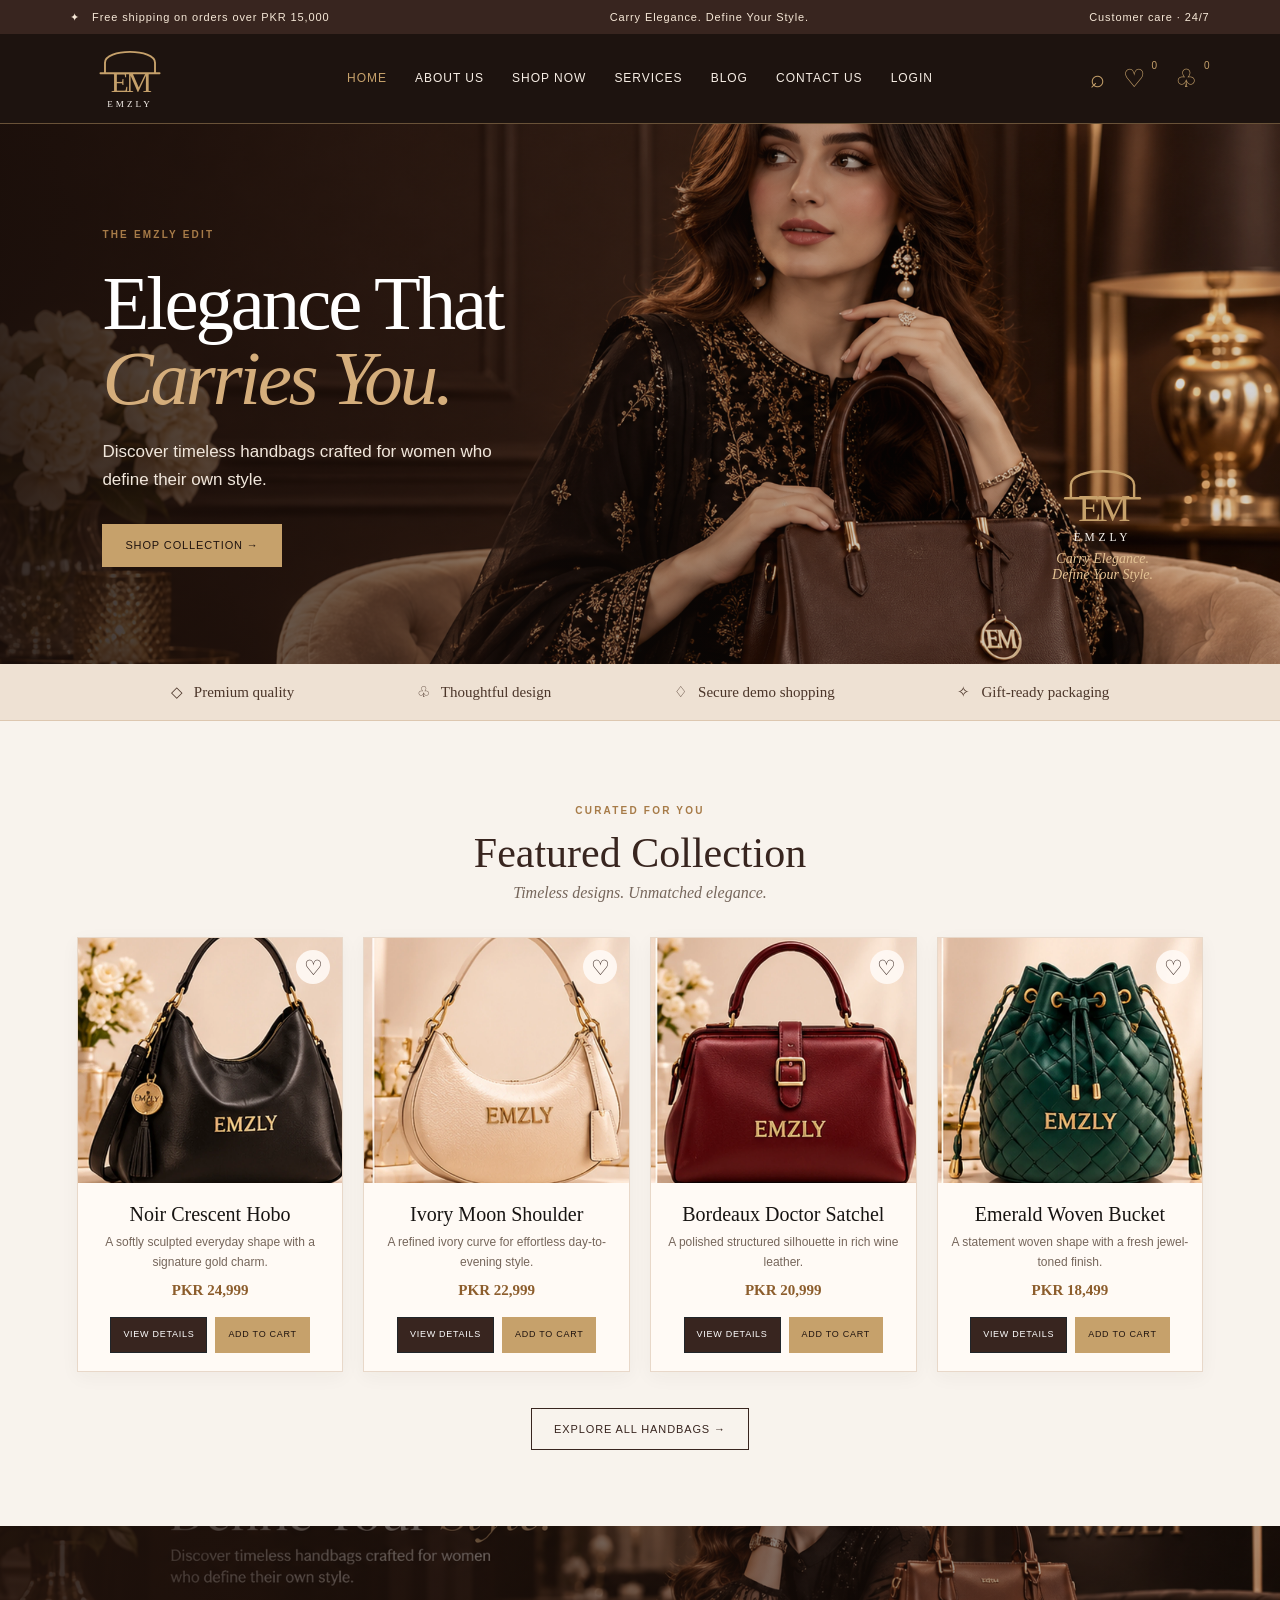
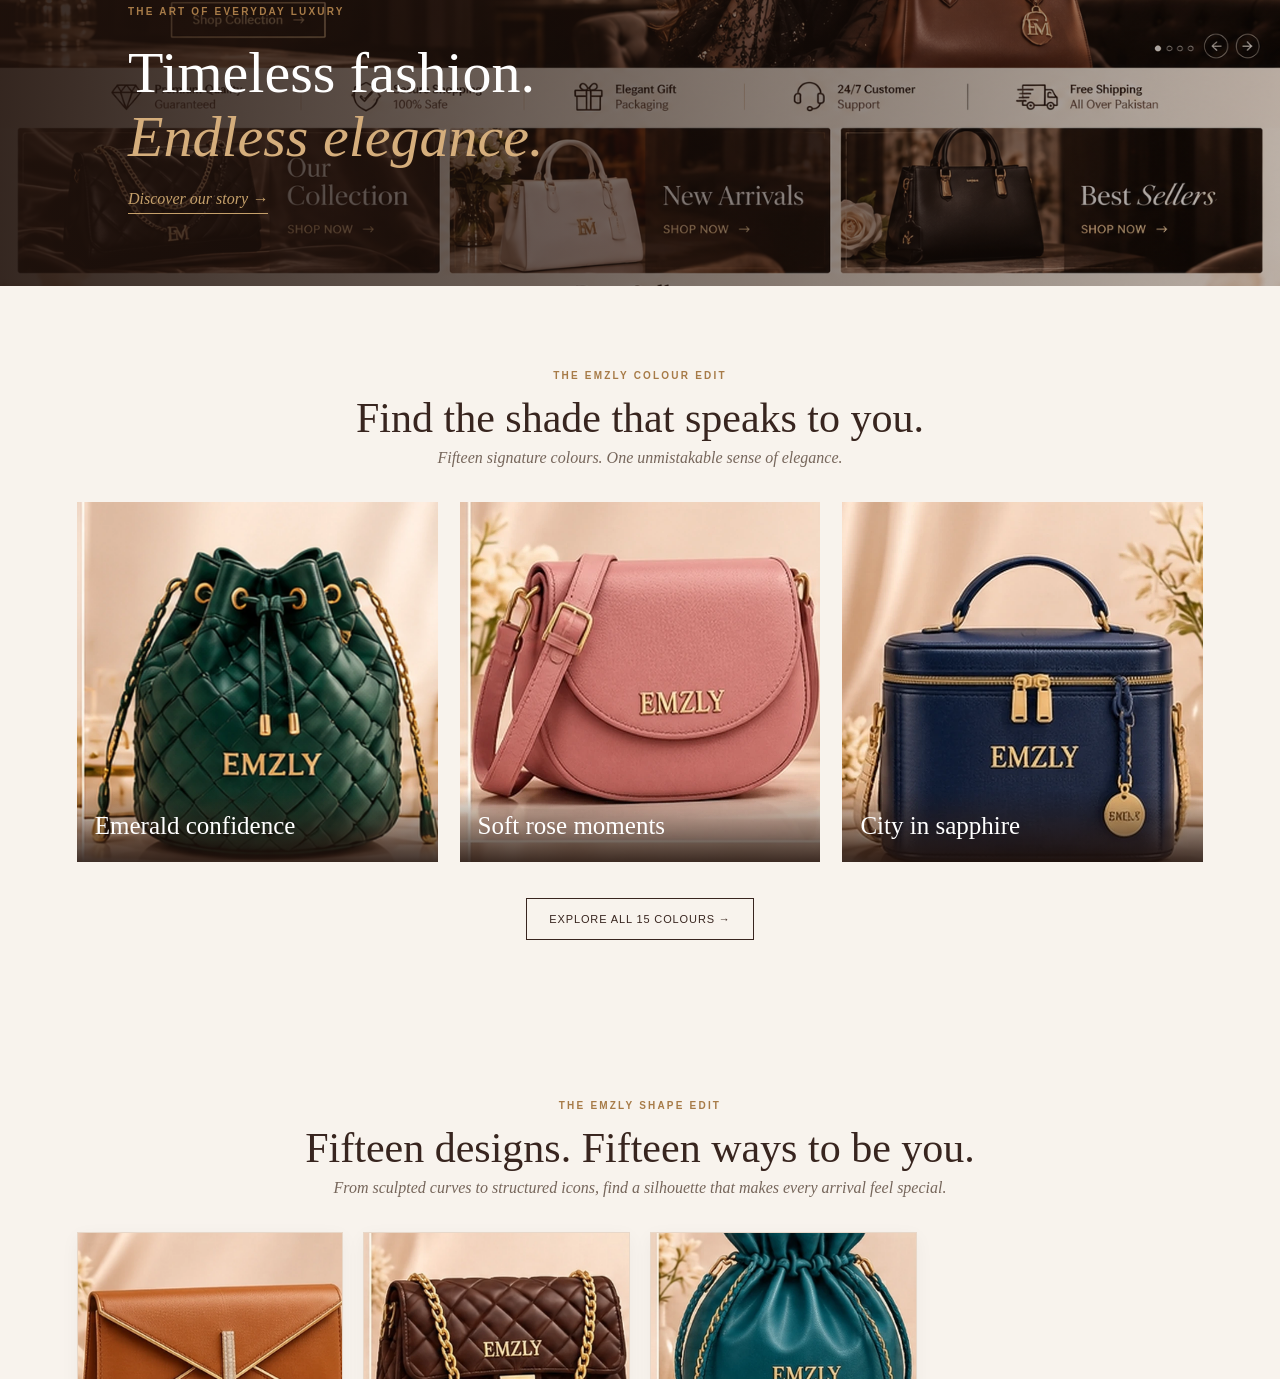
<file: index.html>
<!doctype html>
<html lang="en">
<head>
  <meta charset="utf-8">
  <meta name="viewport" content="width=device-width, initial-scale=1">
  <title>EMZLY</title>
  <meta http-equiv="refresh" content="0; url=html/index.html">
</head>
<body>
  <p>Loading EMZLY… <a href="html/index.html">Open website</a></p>
</body>
</html>
</file>
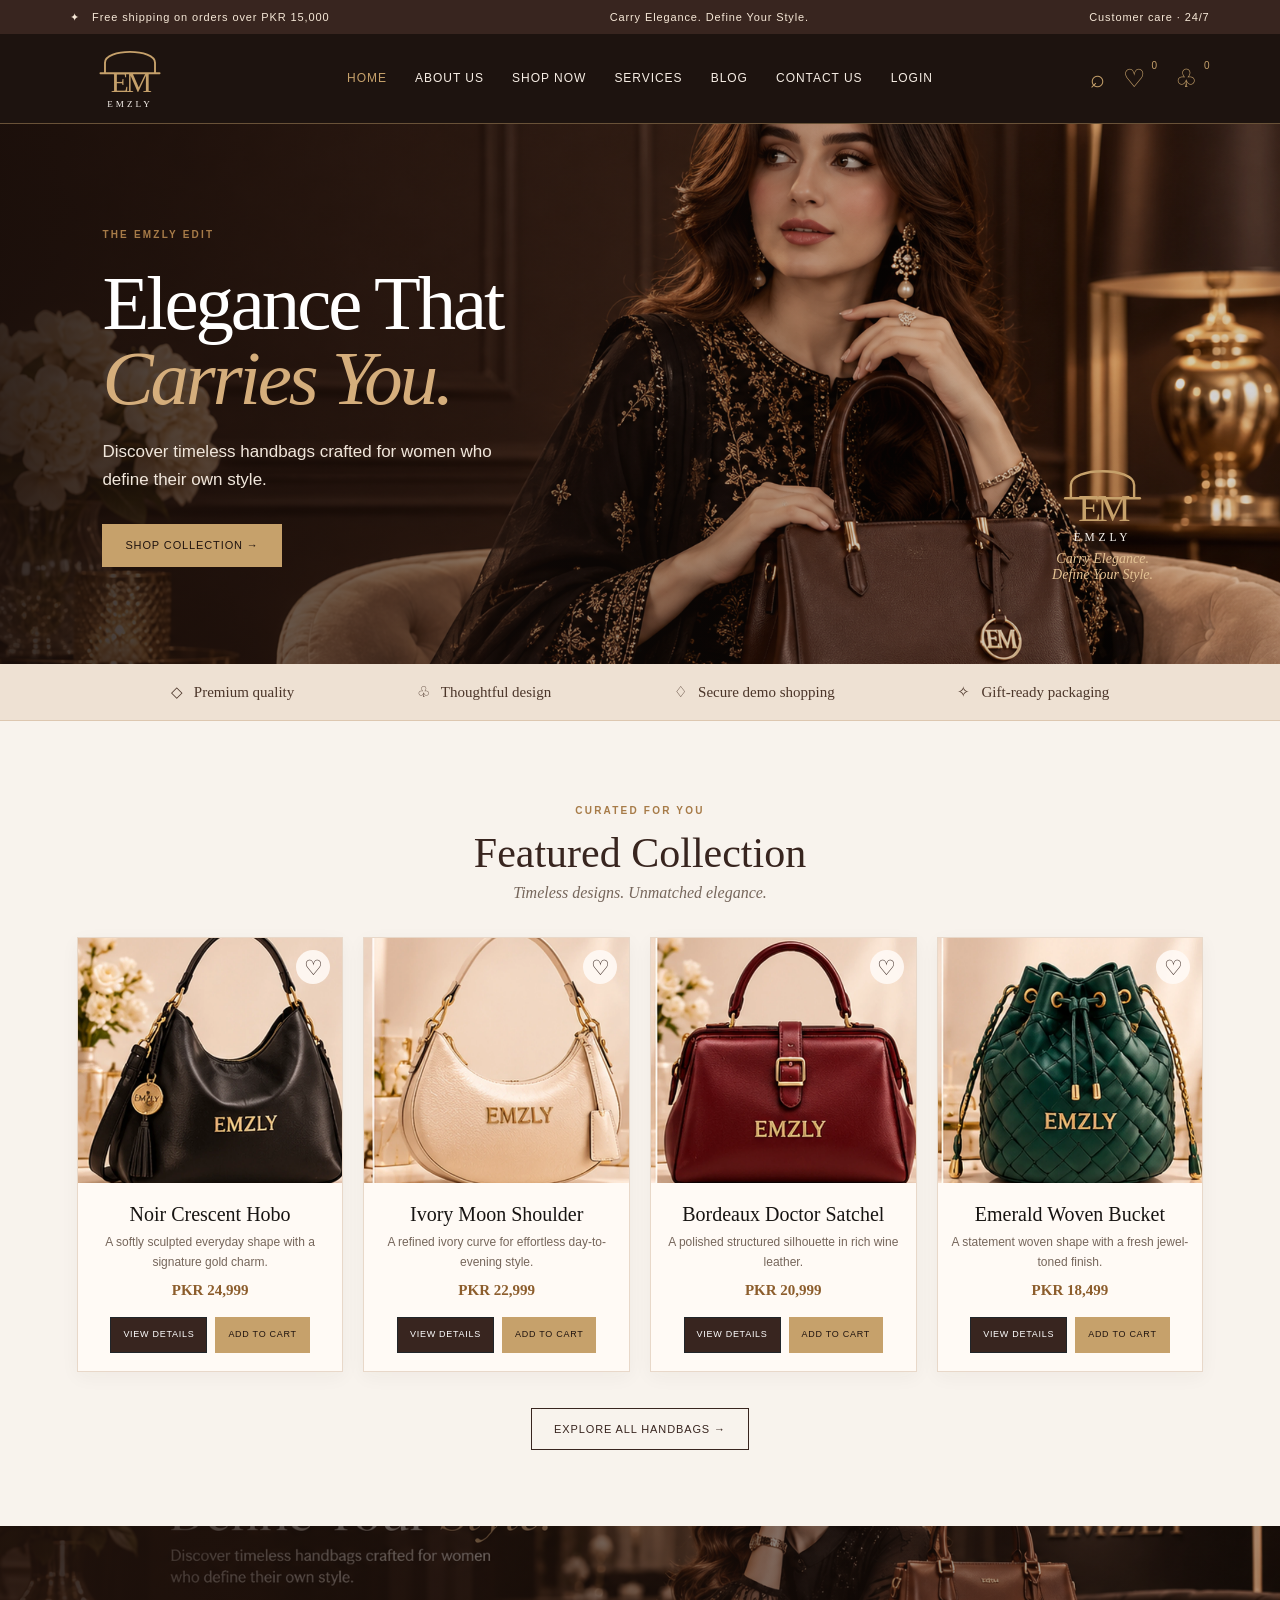
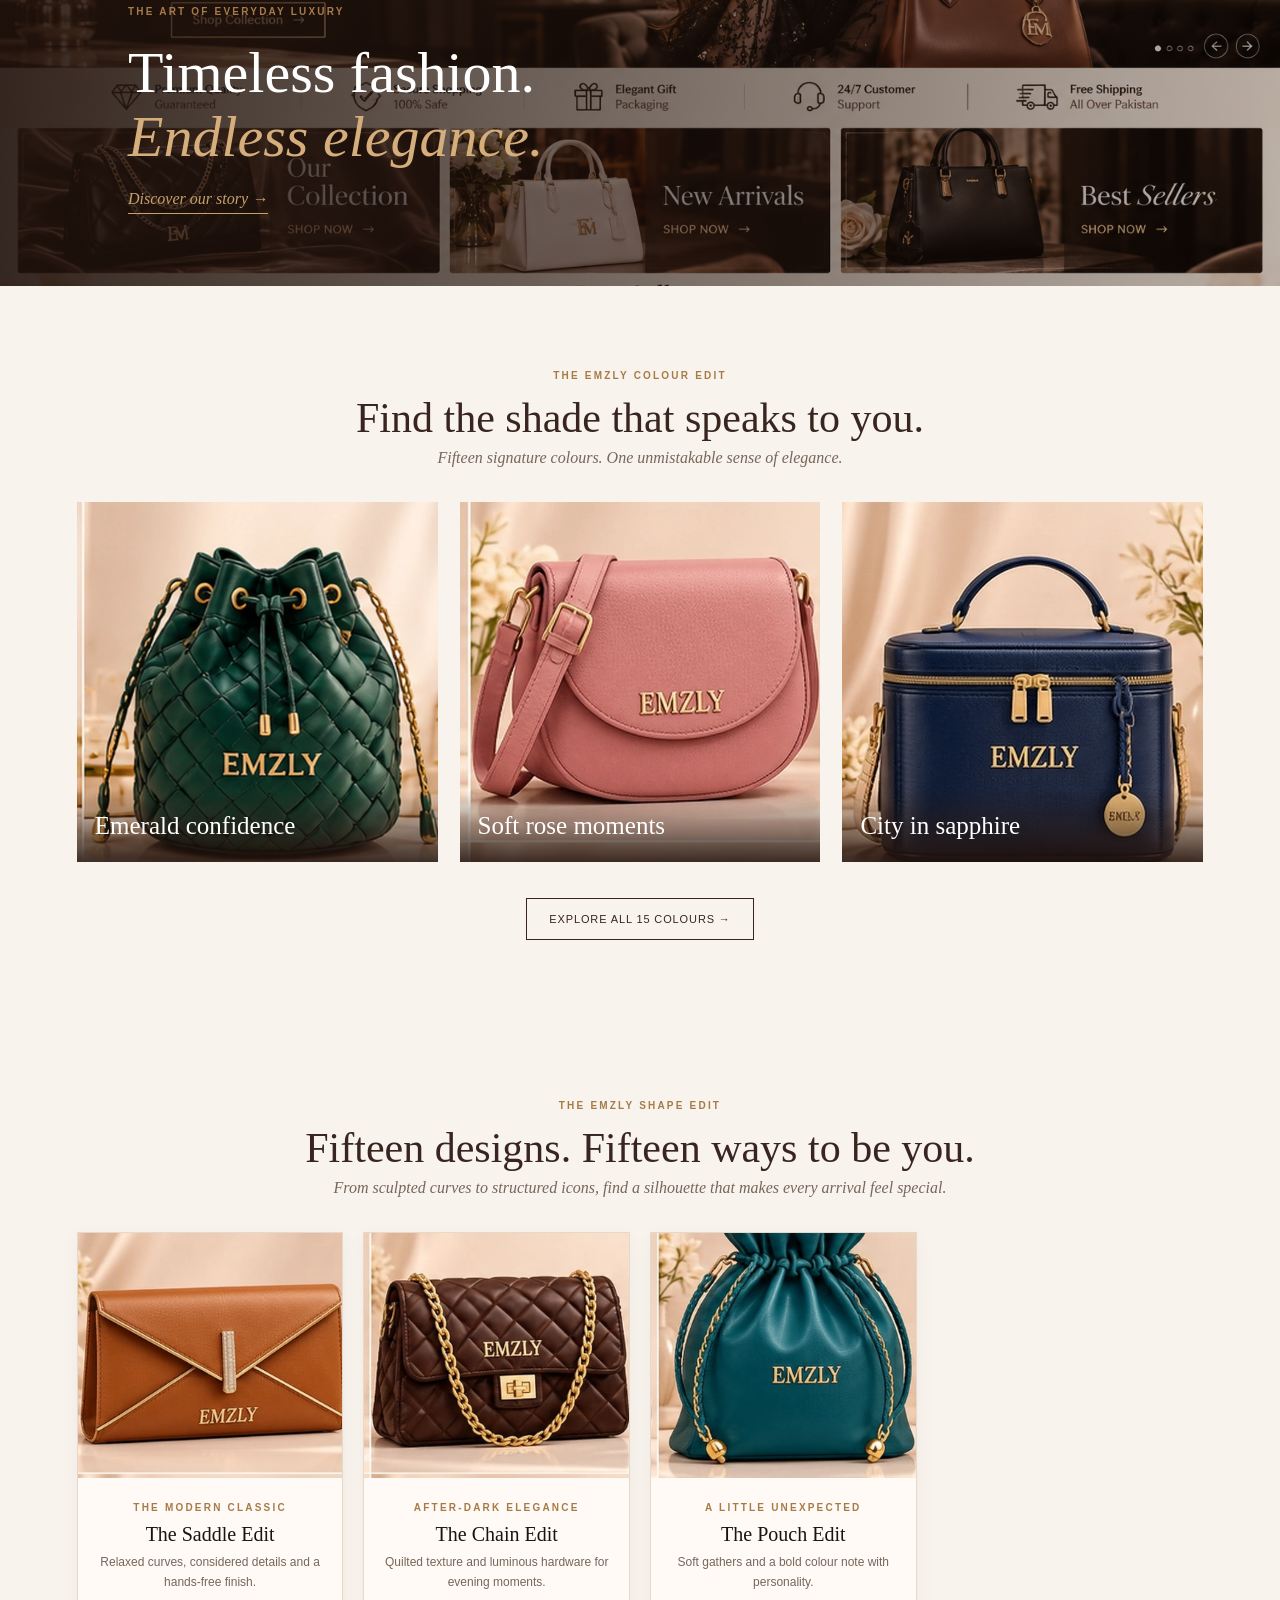
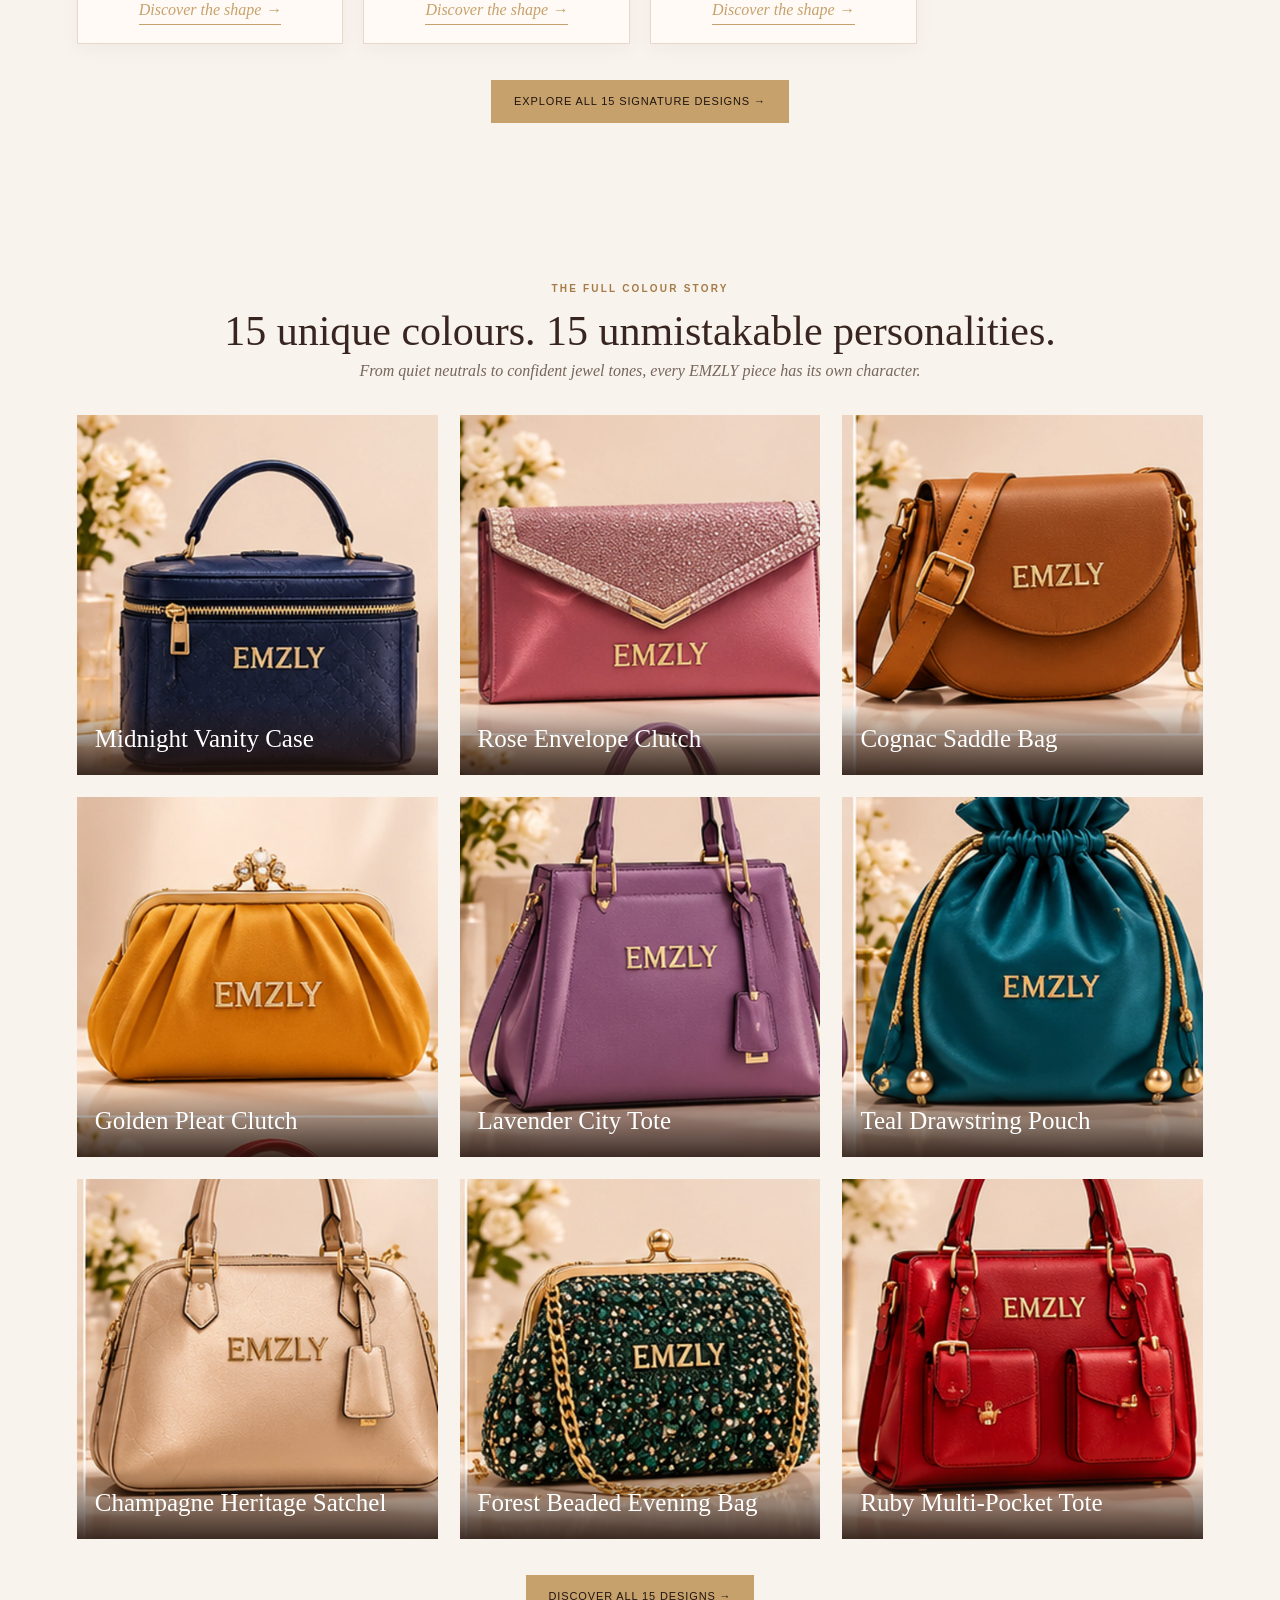
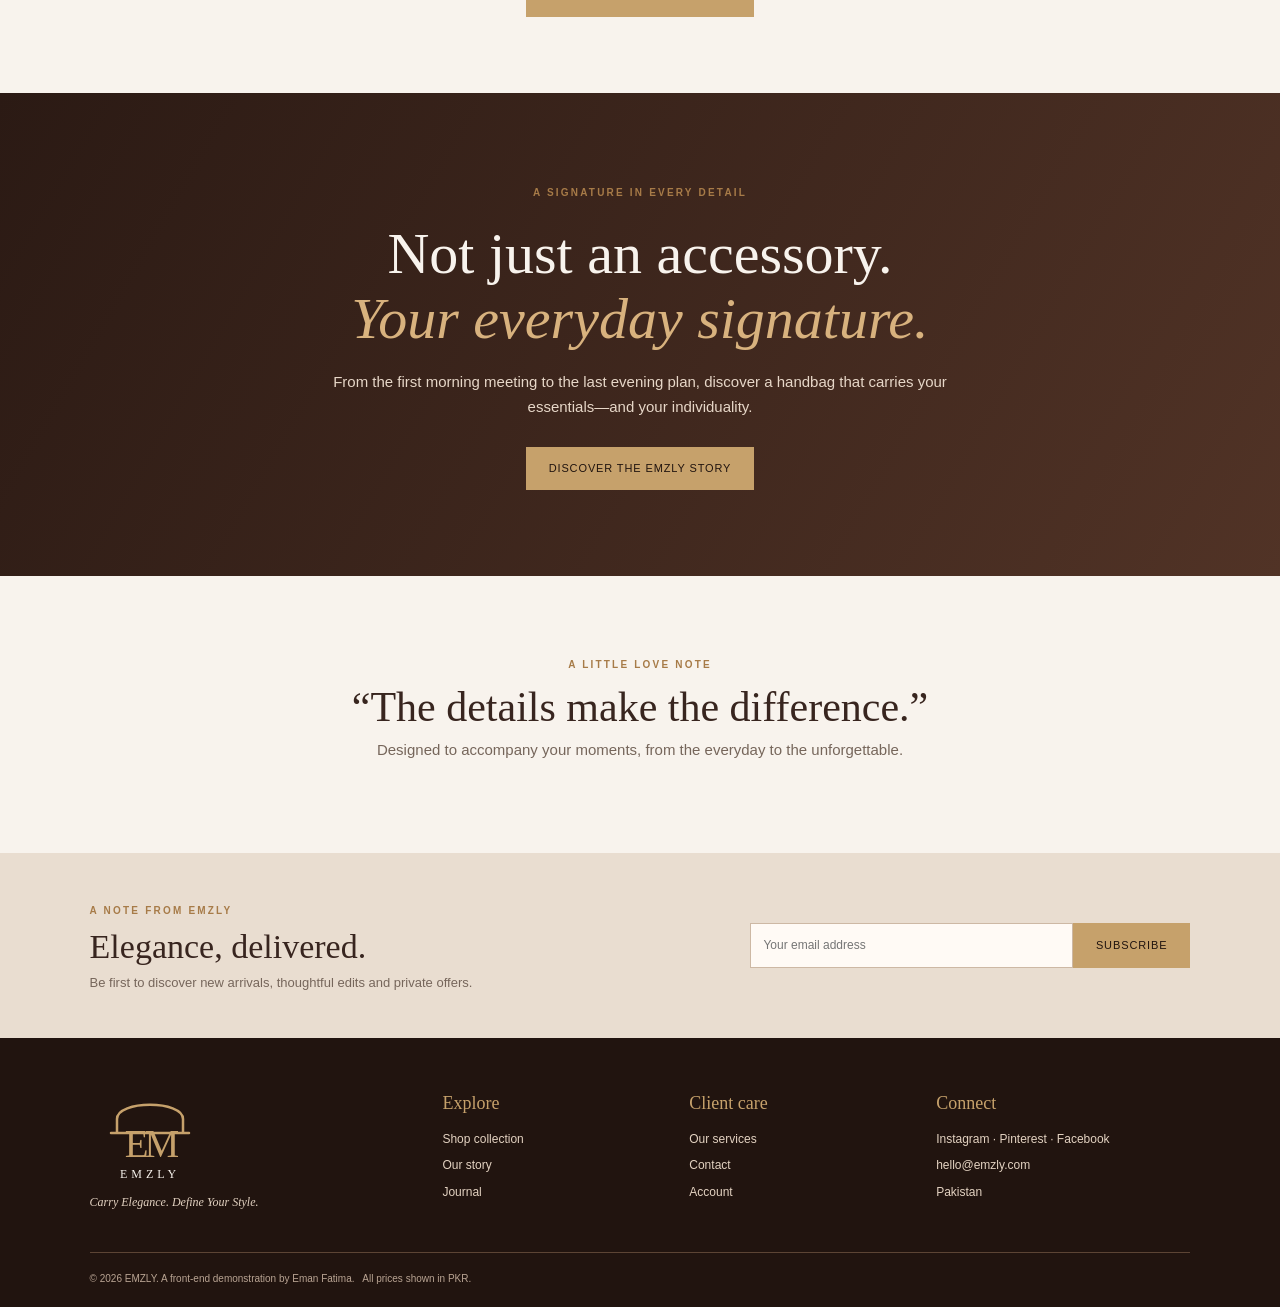
<file: html/index.html>
<!DOCTYPE html>
<html lang="en"><head><meta charset="utf-8"/><meta content="width=device-width, initial-scale=1" name="viewport"/><meta content="EMZLY luxury handbags — timeless designs for women who define their own style." name="description"/><title>Luxury Handbags | EMZLY</title><link href="../favicon.ico" rel="icon"/><link href="../assets/css/bootstrap.min.css" rel="stylesheet"/><link href="../assets/css/style.css" rel="stylesheet"/></head><body><div class="topline"><span>✦   Free shipping on orders over PKR 15,000</span><span>Carry Elegance. Define Your Style.</span><span>Customer care · 24/7</span></div><header class="site-header"><a class="brand" href="index.html"><img alt="EMZLY logo" src="../assets/images/logo/emzly-monogram.svg"/></a><button aria-expanded="false" aria-label="Toggle navigation" class="menu-toggle">☰</button><nav class="main-nav"><a class="nav-link active" href="index.html">Home</a><a class="nav-link" href="about.html">About Us</a><a class="nav-link" href="shop.html">Shop Now</a><a class="nav-link" href="services.html">Services</a><a class="nav-link" href="blog.html">Blog</a><a class="nav-link" href="contact.html">Contact Us</a><a class="nav-link account-link" href="login.html">Login</a></nav><div class="header-actions"><a aria-label="Search" href="shop.html">⌕</a><a aria-label="Wishlist" href="shop.html#wishlist">♡ <small id="wishlist-count">0</small></a><a aria-label="Cart" href="shop.html#cart">♧ <small id="cart-count">0</small></a></div></header><main><section class="hero"><div class="hero-copy"><span class="eyebrow">THE EMZLY EDIT</span><h1>Elegance That<br/><em>Carries You.</em></h1><p>Discover timeless handbags crafted for women who define their own style.</p><a class="btn btn-gold" href="shop.html">Shop Collection <span>→</span></a></div><div class="hero-note"><img alt="EMZLY" src="../assets/images/logo/emzly-monogram.svg"/><p>Carry Elegance.<br/>Define Your Style.</p></div></section><section class="service-strip"><span>◇   Premium quality</span><span>♧   Thoughtful design</span><span>♢   Secure demo shopping</span><span>✧   Gift-ready packaging</span></section><section class="section-wrap"><div class="section-heading"><span class="eyebrow">CURATED FOR YOU</span><h2>Featured Collection</h2><p>Timeless designs. Unmatched elegance.</p></div><div class="product-grid"><article class="product-card"><a class="product-image" href="shop.html"><img alt="Noir Crescent Hobo by EMZLY" src="../assets/images/products/noir-crescent-hobo.webp"/></a><button aria-label="Add Noir Signature Tote to wishlist" class="wish" data-wish="0">♡</button><div class="product-info"><h3>Noir Crescent Hobo</h3><p>A softly sculpted everyday shape with a signature gold charm.</p><strong>PKR 24,999</strong><div class="product-actions"><a class="btn btn-dark" href="shop.html">View details</a><button class="btn btn-gold add-cart" data-id="0">Add to cart</button></div></div></article><article class="product-card"><a class="product-image" href="shop.html"><img alt="Ivory Moon Shoulder by EMZLY" src="../assets/images/products/ivory-moon-shoulder.webp"/></a><button aria-label="Add Ivory Belle Top Handle to wishlist" class="wish" data-wish="1">♡</button><div class="product-info"><h3>Ivory Moon Shoulder</h3><p>A refined ivory curve for effortless day-to-evening style.</p><strong>PKR 22,999</strong><div class="product-actions"><a class="btn btn-dark" href="shop.html">View details</a><button class="btn btn-gold add-cart" data-id="1">Add to cart</button></div></div></article><article class="product-card"><a class="product-image" href="shop.html"><img alt="Bordeaux Doctor Satchel by EMZLY" src="../assets/images/products/bordeaux-doctor-satchel.webp"/></a><button aria-label="Add Bordeaux Soft Hobo to wishlist" class="wish" data-wish="2">♡</button><div class="product-info"><h3>Bordeaux Doctor Satchel</h3><p>A polished structured silhouette in rich wine leather.</p><strong>PKR 20,999</strong><div class="product-actions"><a class="btn btn-dark" href="shop.html">View details</a><button class="btn btn-gold add-cart" data-id="2">Add to cart</button></div></div></article><article class="product-card"><a class="product-image" href="shop.html"><img alt="Emerald Woven Bucket by EMZLY" src="../assets/images/products/emerald-woven-bucket.webp"/></a><button aria-label="Add Quilted Evening Muse to wishlist" class="wish" data-wish="3">♡</button><div class="product-info"><h3>Emerald Woven Bucket</h3><p>A statement woven shape with a fresh jewel-toned finish.</p><strong>PKR 18,499</strong><div class="product-actions"><a class="btn btn-dark" href="shop.html">View details</a><button class="btn btn-gold add-cart" data-id="3">Add to cart</button></div></div></article></div><div class="center-action"><a class="btn btn-outline-dark" href="shop.html">Explore all handbags →</a></div></section><section class="campaign"><div><span class="eyebrow">THE ART OF EVERYDAY LUXURY</span><h2>Timeless fashion.<br/><em>Endless elegance.</em></h2><a class="text-link" href="about.html">Discover our story →</a></div></section><section class="section-wrap colour-edit"><div class="section-heading"><span class="eyebrow">THE EMZLY COLOUR EDIT</span><h2>Find the shade that speaks to you.</h2><p>Fifteen signature colours. One unmistakable sense of elegance.</p></div><div class="colour-story-grid"><a class="colour-story" href="shop.html"><img alt="Emerald green EMZLY handbag" src="../assets/images/products/emerald-woven-bucket.webp"/><span>Emerald confidence</span></a><a class="colour-story" href="shop.html"><img alt="Rose pink EMZLY handbag" src="../assets/images/products/rose-pink-top-handle.webp"/><span>Soft rose moments</span></a><a class="colour-story" href="shop.html"><img alt="Sapphire blue EMZLY handbag" src="../assets/images/products/sapphire-tote.webp"/><span>City in sapphire</span></a></div><div class="center-action"><a class="btn btn-outline-dark" href="shop.html">Explore all 15 colours →</a></div></section><section class="section-wrap signature-shapes">
<div class="section-heading"><span class="eyebrow">THE EMZLY SHAPE EDIT</span><h2>Fifteen designs. Fifteen ways to be you.</h2><p>From sculpted curves to structured icons, find a silhouette that makes every arrival feel special.</p></div>
<div class="product-grid">
<article class="product-card"><a class="product-image" href="shop.html"><img src="../assets/images/products/cognac-saddle.webp" alt="Cognac EMZLY saddle handbag" loading="lazy"></a><div class="product-info"><span class="eyebrow">THE MODERN CLASSIC</span><h3>The Saddle Edit</h3><p>Relaxed curves, considered details and a hands-free finish.</p><a class="text-link" href="shop.html">Discover the shape →</a></div></article>
<article class="product-card"><a class="product-image" href="shop.html"><img src="../assets/images/products/espresso-chain.webp" alt="Espresso EMZLY quilted chain handbag" loading="lazy"></a><div class="product-info"><span class="eyebrow">AFTER-DARK ELEGANCE</span><h3>The Chain Edit</h3><p>Quilted texture and luminous hardware for evening moments.</p><a class="text-link" href="shop.html">Discover the shape →</a></div></article>
<article class="product-card"><a class="product-image" href="shop.html"><img src="../assets/images/products/teal-city-bag.webp" alt="Teal EMZLY drawstring pouch" loading="lazy"></a><div class="product-info"><span class="eyebrow">A LITTLE UNEXPECTED</span><h3>The Pouch Edit</h3><p>Soft gathers and a bold colour note with personality.</p><a class="text-link" href="shop.html">Discover the shape →</a></div></article>
</div><div class="center-action"><a class="btn btn-gold" href="shop.html">Explore all 15 signature designs →</a></div>
</section>
<section class="section-wrap"><div class="section-heading"><span class="eyebrow">THE FULL COLOUR STORY</span><h2>15 unique colours. 15 unmistakable personalities.</h2><p>From quiet neutrals to confident jewel tones, every EMZLY piece has its own character.</p></div><div class="colour-story-grid"><a class="colour-story" href="shop.html"><img loading="lazy" src="../assets/images/products/midnight-vanity-case.webp" alt="Midnight Vanity Case by EMZLY"><span>Midnight Vanity Case</span></a><a class="colour-story" href="shop.html"><img loading="lazy" src="../assets/images/products/rose-envelope-clutch.webp" alt="Rose Envelope Clutch by EMZLY"><span>Rose Envelope Clutch</span></a><a class="colour-story" href="shop.html"><img loading="lazy" src="../assets/images/products/cognac-saddle-bag.webp" alt="Cognac Saddle Bag by EMZLY"><span>Cognac Saddle Bag</span></a><a class="colour-story" href="shop.html"><img loading="lazy" src="../assets/images/products/golden-pleat-clutch.webp" alt="Golden Pleat Clutch by EMZLY"><span>Golden Pleat Clutch</span></a><a class="colour-story" href="shop.html"><img loading="lazy" src="../assets/images/products/lavender-city-tote.webp" alt="Lavender City Tote by EMZLY"><span>Lavender City Tote</span></a><a class="colour-story" href="shop.html"><img loading="lazy" src="../assets/images/products/teal-drawstring-pouch.webp" alt="Teal Drawstring Pouch by EMZLY"><span>Teal Drawstring Pouch</span></a><a class="colour-story" href="shop.html"><img loading="lazy" src="../assets/images/products/champagne-heritage-satchel.webp" alt="Champagne Heritage Satchel by EMZLY"><span>Champagne Heritage Satchel</span></a><a class="colour-story" href="shop.html"><img loading="lazy" src="../assets/images/products/forest-beaded-evening.webp" alt="Forest Beaded Evening Bag by EMZLY"><span>Forest Beaded Evening Bag</span></a><a class="colour-story" href="shop.html"><img loading="lazy" src="../assets/images/products/ruby-multi-pocket-tote.webp" alt="Ruby Multi-Pocket Tote by EMZLY"><span>Ruby Multi-Pocket Tote</span></a></div><div class="center-action"><a class="btn btn-gold" href="shop.html">Discover all 15 designs →</a></div></section><section class="brand-note"><span class="eyebrow">A SIGNATURE IN EVERY DETAIL</span><h2>Not just an accessory.<br/><em>Your everyday signature.</em></h2><p>From the first morning meeting to the last evening plan, discover a handbag that carries your essentials—and your individuality.</p><a class="btn btn-gold" href="about.html">Discover the EMZLY story</a></section><section class="quote-section"><span class="eyebrow">A LITTLE LOVE NOTE</span><h2>“The details make the difference.”</h2><p>Designed to accompany your moments, from the everyday to the unforgettable.</p></section></main><section class="newsletter"><div><span class="eyebrow">A NOTE FROM EMZLY</span><h2>Elegance, delivered.</h2><p>Be first to discover new arrivals, thoughtful edits and private offers.</p></div><form class="newsletter-form"><input aria-label="Email address" placeholder="Your email address" required="" type="email"/><button class="btn btn-gold">Subscribe</button></form></section><footer class="footer"><div class="footer-brand"><img alt="EMZLY" src="../assets/images/logo/emzly-monogram.svg"/><p>Carry Elegance. Define Your Style.</p></div><div><h3>Explore</h3><a href="shop.html">Shop collection</a><a href="about.html">Our story</a><a href="blog.html">Journal</a></div><div><h3>Client care</h3><a href="services.html">Our services</a><a href="contact.html">Contact</a><a href="login.html">Account</a></div><div><h3>Connect</h3><p>Instagram · Pinterest · Facebook</p><p>hello@emzly.com</p><p>Pakistan</p></div><div class="copyright">© 2026 EMZLY. A front-end demonstration by Eman Fatima.   All prices shown in PKR.</div></footer><button aria-label="Back to top" id="back-top">↑</button><script src="../assets/js/bootstrap.bundle.min.js"></script><script src="../assets/js/script.js"></script></body></html>
</file>
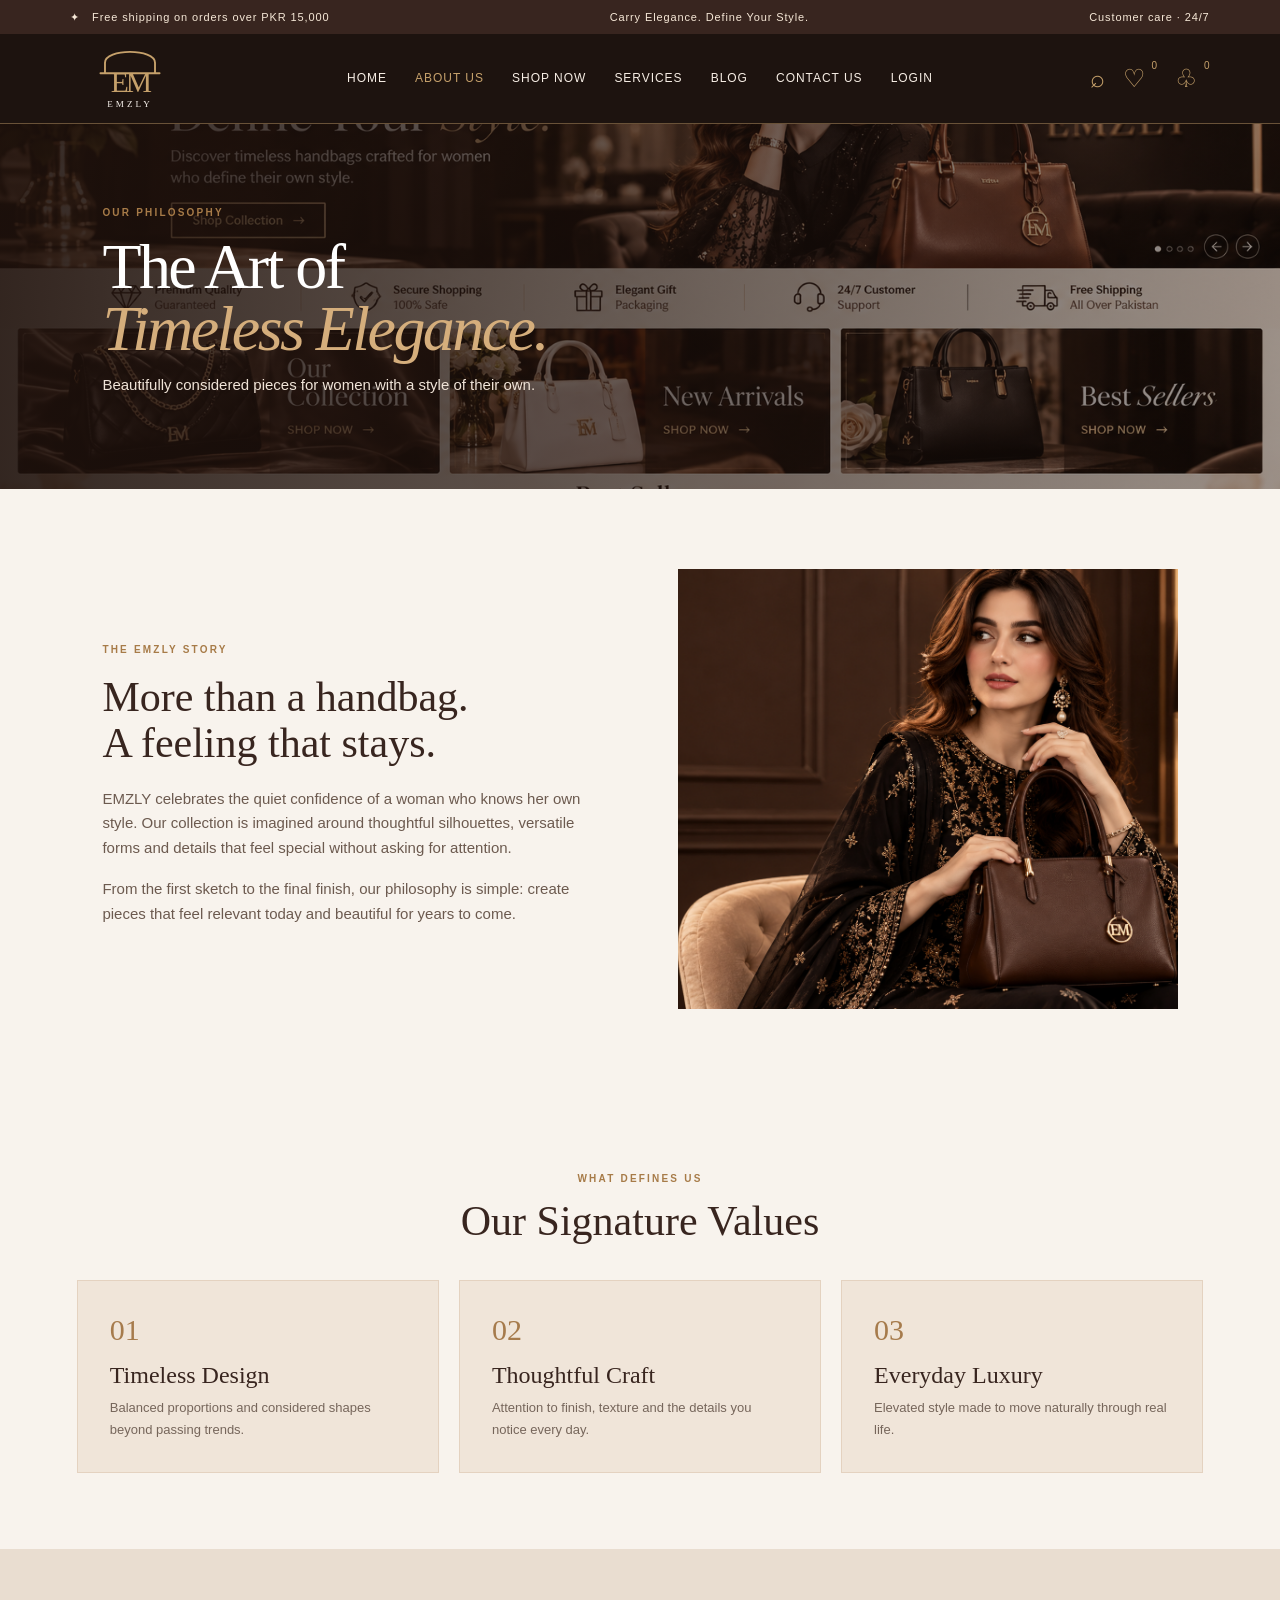
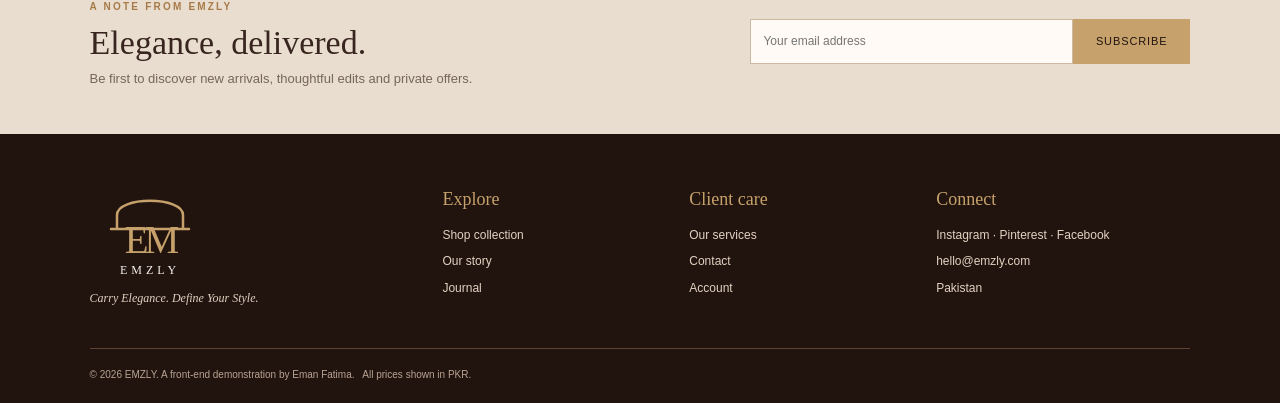
<file: html/about.html>
<!doctype html><html lang="en"><head><meta charset="utf-8"><meta name="viewport" content="width=device-width, initial-scale=1"><meta name="description" content="EMZLY luxury handbags — timeless designs for women who define their own style."><title>About EMZLY | EMZLY</title><link rel="icon" href="../favicon.ico"><link rel="stylesheet" href="../assets/css/bootstrap.min.css"><link rel="stylesheet" href="../assets/css/style.css"></head><body><div class="topline"><span>✦ &nbsp; Free shipping on orders over PKR 15,000</span><span>Carry Elegance. Define Your Style.</span><span>Customer care · 24/7</span></div><header class="site-header"><a class="brand" href="index.html"><img src="../assets/images/logo/emzly-monogram.svg" alt="EMZLY logo"></a><button class="menu-toggle" aria-label="Toggle navigation" aria-expanded="false">☰</button><nav class="main-nav"><a class="nav-link " href="index.html">Home</a><a class="nav-link active" href="about.html">About Us</a><a class="nav-link " href="shop.html">Shop Now</a><a class="nav-link " href="services.html">Services</a><a class="nav-link " href="blog.html">Blog</a><a class="nav-link " href="contact.html">Contact Us</a><a class="nav-link account-link" href="login.html">Login</a></nav><div class="header-actions"><a href="shop.html" aria-label="Search">⌕</a><a href="#wishlist" aria-label="Wishlist">♡ <small id="wishlist-count">0</small></a><a href="#cart" aria-label="Cart">♧ <small id="cart-count">0</small></a></div></header><main><section class="page-hero about-hero"><span class="eyebrow">OUR PHILOSOPHY</span><h1>The Art of<br><em>Timeless Elegance.</em></h1><p>Beautifully considered pieces for women with a style of their own.</p></section><section class="split-section"><div><span class="eyebrow">THE EMZLY STORY</span><h2>More than a handbag.<br>A feeling that stays.</h2><p>EMZLY celebrates the quiet confidence of a woman who knows her own style. Our collection is imagined around thoughtful silhouettes, versatile forms and details that feel special without asking for attention.</p><p>From the first sketch to the final finish, our philosophy is simple: create pieces that feel relevant today and beautiful for years to come.</p></div><img src="../assets/images/models/emzly-editorial.png" alt="EMZLY editorial campaign"></section><section class="section-wrap"><div class="section-heading"><span class="eyebrow">WHAT DEFINES US</span><h2>Our Signature Values</h2></div><div class="value-grid"><article><b>01</b><h3>Timeless Design</h3><p>Balanced proportions and considered shapes beyond passing trends.</p></article><article><b>02</b><h3>Thoughtful Craft</h3><p>Attention to finish, texture and the details you notice every day.</p></article><article><b>03</b><h3>Everyday Luxury</h3><p>Elevated style made to move naturally through real life.</p></article></div></section></main><section class="newsletter"><div><span class="eyebrow">A NOTE FROM EMZLY</span><h2>Elegance, delivered.</h2><p>Be first to discover new arrivals, thoughtful edits and private offers.</p></div><form class="newsletter-form"><input type="email" placeholder="Your email address" required aria-label="Email address"><button class="btn btn-gold">Subscribe</button></form></section><footer class="footer"><div class="footer-brand"><img src="../assets/images/logo/emzly-monogram.svg" alt="EMZLY"><p>Carry Elegance. Define Your Style.</p></div><div><h3>Explore</h3><a href="shop.html">Shop collection</a><a href="about.html">Our story</a><a href="blog.html">Journal</a></div><div><h3>Client care</h3><a href="services.html">Our services</a><a href="contact.html">Contact</a><a href="login.html">Account</a></div><div><h3>Connect</h3><p>Instagram · Pinterest · Facebook</p><p>hello@emzly.com</p><p>Pakistan</p></div><div class="copyright">© 2026 EMZLY. A front-end demonstration by Eman Fatima. &nbsp; All prices shown in PKR.</div></footer><button id="back-top" aria-label="Back to top">↑</button><script src="../assets/js/bootstrap.bundle.min.js"></script><script src="../assets/js/script.js"></script></body></html>
</file>
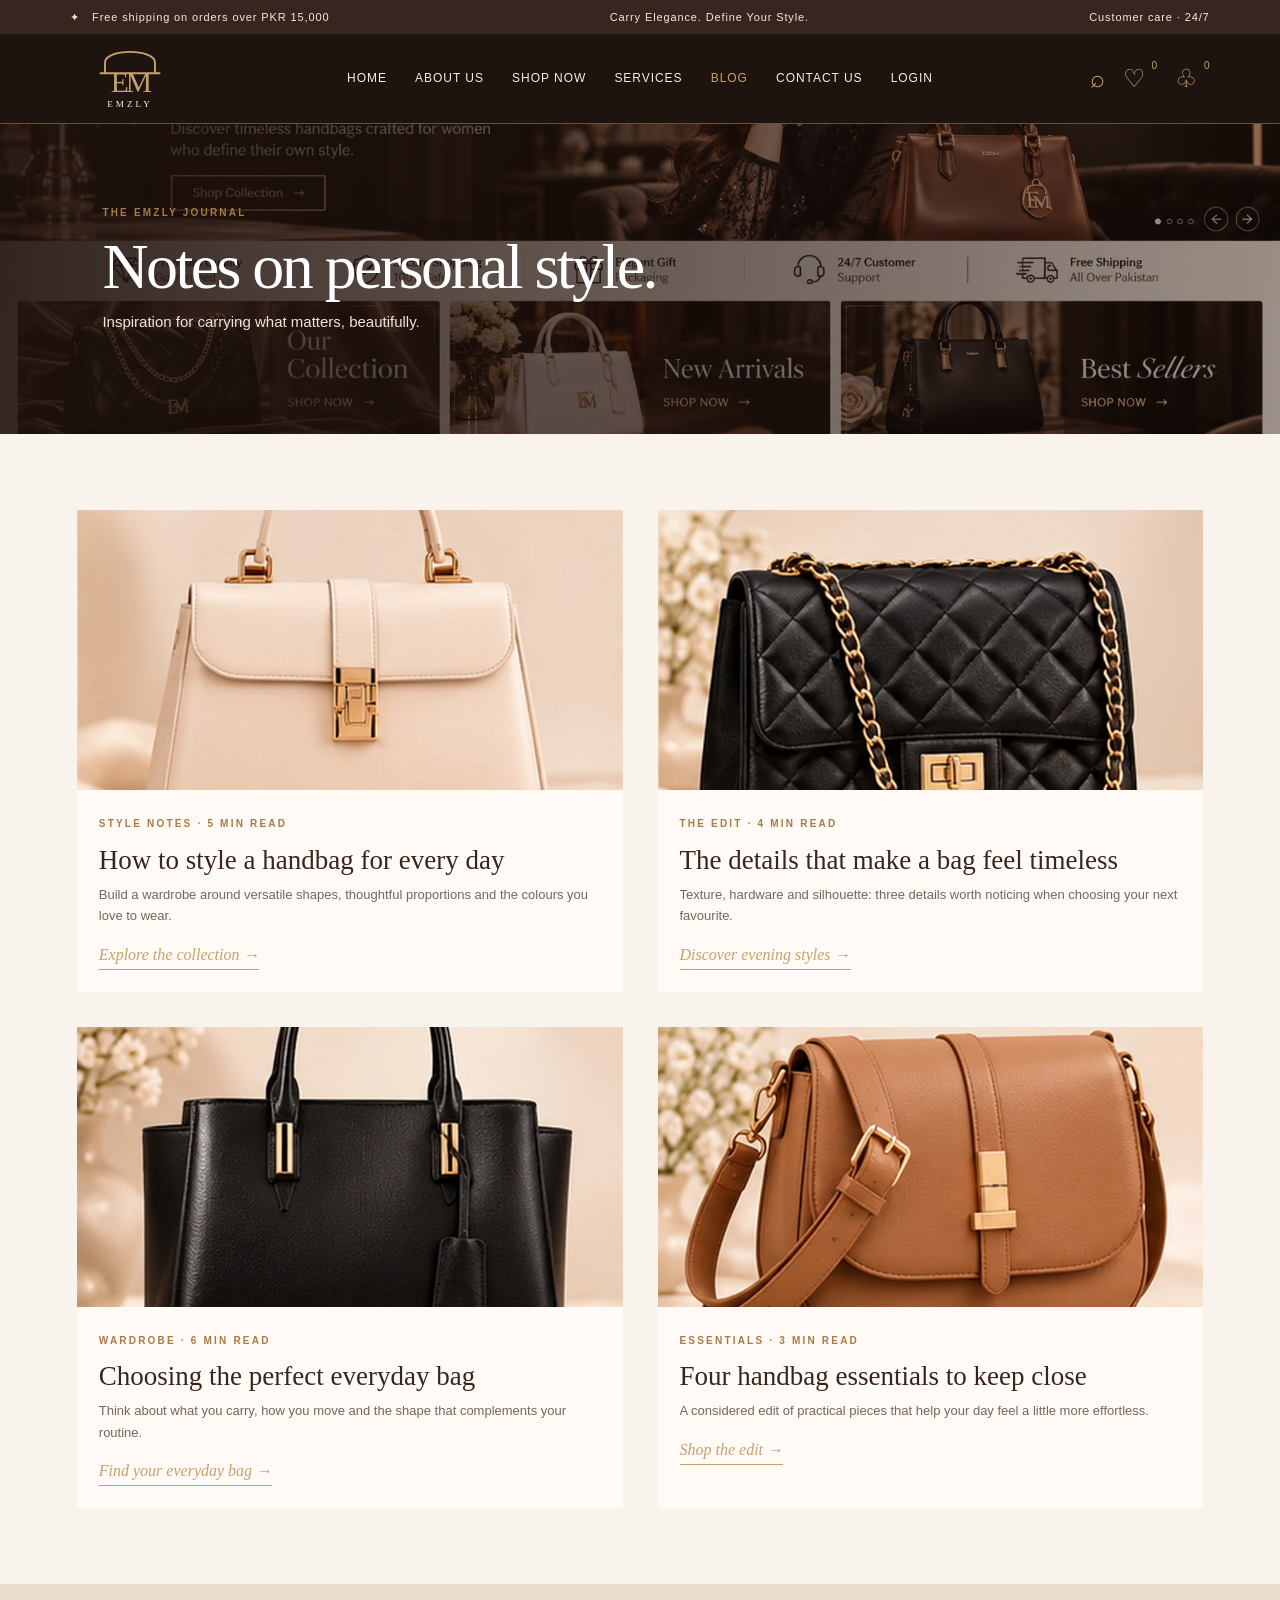
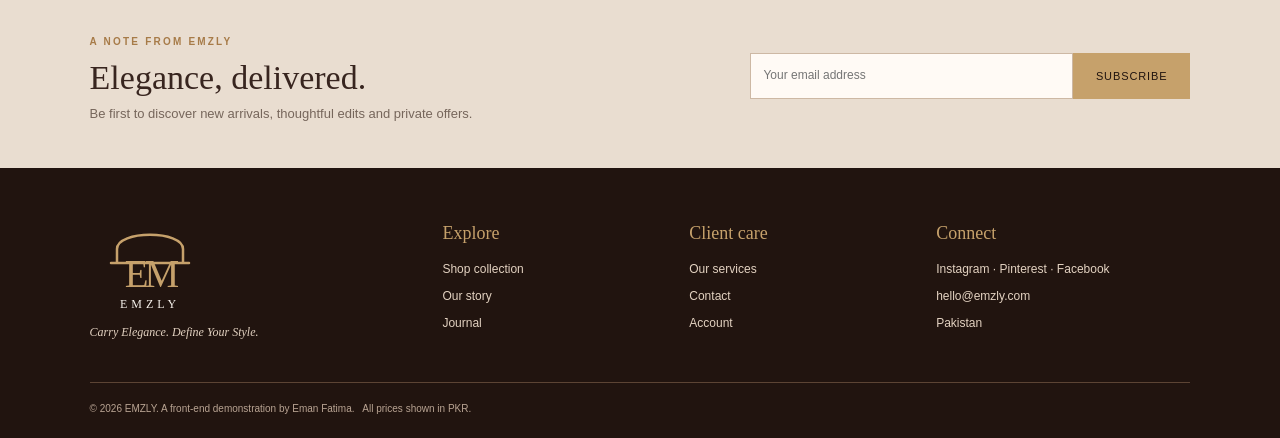
<file: html/blog.html>
<!doctype html><html lang="en"><head><meta charset="utf-8"><meta name="viewport" content="width=device-width, initial-scale=1"><meta name="description" content="EMZLY luxury handbags — timeless designs for women who define their own style."><title>The Journal | EMZLY</title><link rel="icon" href="../favicon.ico"><link rel="stylesheet" href="../assets/css/bootstrap.min.css"><link rel="stylesheet" href="../assets/css/style.css"></head><body><div class="topline"><span>✦ &nbsp; Free shipping on orders over PKR 15,000</span><span>Carry Elegance. Define Your Style.</span><span>Customer care · 24/7</span></div><header class="site-header"><a class="brand" href="index.html"><img src="../assets/images/logo/emzly-monogram.svg" alt="EMZLY logo"></a><button class="menu-toggle" aria-label="Toggle navigation" aria-expanded="false">☰</button><nav class="main-nav"><a class="nav-link " href="index.html">Home</a><a class="nav-link " href="about.html">About Us</a><a class="nav-link " href="shop.html">Shop Now</a><a class="nav-link " href="services.html">Services</a><a class="nav-link active" href="blog.html">Blog</a><a class="nav-link " href="contact.html">Contact Us</a><a class="nav-link account-link" href="login.html">Login</a></nav><div class="header-actions"><a href="shop.html" aria-label="Search">⌕</a><a href="#wishlist" aria-label="Wishlist">♡ <small id="wishlist-count">0</small></a><a href="#cart" aria-label="Cart">♧ <small id="cart-count">0</small></a></div></header><main><section class="page-hero blog-hero"><span class="eyebrow">THE EMZLY JOURNAL</span><h1>Notes on personal style.</h1><p>Inspiration for carrying what matters, beautifully.</p></section><section class="section-wrap"><div class="blog-grid"><article><img src="../assets/images/products/ivory-top-handle.webp" alt="Ivory structured handbag"><span class="eyebrow">STYLE NOTES · 5 MIN READ</span><h2>How to style a handbag for every day</h2><p>Build a wardrobe around versatile shapes, thoughtful proportions and the colours you love to wear.</p><a class="text-link" href="shop.html">Explore the collection →</a></article><article><img src="../assets/images/products/quilted-chain.webp" alt="Quilted evening handbag"><span class="eyebrow">THE EDIT · 4 MIN READ</span><h2>The details that make a bag feel timeless</h2><p>Texture, hardware and silhouette: three details worth noticing when choosing your next favourite.</p><a class="text-link" href="shop.html">Discover evening styles →</a></article><article><img src="../assets/images/products/noir-tote.webp" alt="Black tote bag"><span class="eyebrow">WARDROBE · 6 MIN READ</span><h2>Choosing the perfect everyday bag</h2><p>Think about what you carry, how you move and the shape that complements your routine.</p><a class="text-link" href="shop.html">Find your everyday bag →</a></article><article><img src="../assets/images/products/caramel-satchel.webp" alt="Caramel crossbody bag"><span class="eyebrow">ESSENTIALS · 3 MIN READ</span><h2>Four handbag essentials to keep close</h2><p>A considered edit of practical pieces that help your day feel a little more effortless.</p><a class="text-link" href="shop.html">Shop the edit →</a></article></div></section></main><section class="newsletter"><div><span class="eyebrow">A NOTE FROM EMZLY</span><h2>Elegance, delivered.</h2><p>Be first to discover new arrivals, thoughtful edits and private offers.</p></div><form class="newsletter-form"><input type="email" placeholder="Your email address" required aria-label="Email address"><button class="btn btn-gold">Subscribe</button></form></section><footer class="footer"><div class="footer-brand"><img src="../assets/images/logo/emzly-monogram.svg" alt="EMZLY"><p>Carry Elegance. Define Your Style.</p></div><div><h3>Explore</h3><a href="shop.html">Shop collection</a><a href="about.html">Our story</a><a href="blog.html">Journal</a></div><div><h3>Client care</h3><a href="services.html">Our services</a><a href="contact.html">Contact</a><a href="login.html">Account</a></div><div><h3>Connect</h3><p>Instagram · Pinterest · Facebook</p><p>hello@emzly.com</p><p>Pakistan</p></div><div class="copyright">© 2026 EMZLY. A front-end demonstration by Eman Fatima. &nbsp; All prices shown in PKR.</div></footer><button id="back-top" aria-label="Back to top">↑</button><script src="../assets/js/bootstrap.bundle.min.js"></script><script src="../assets/js/script.js"></script></body></html>
</file>
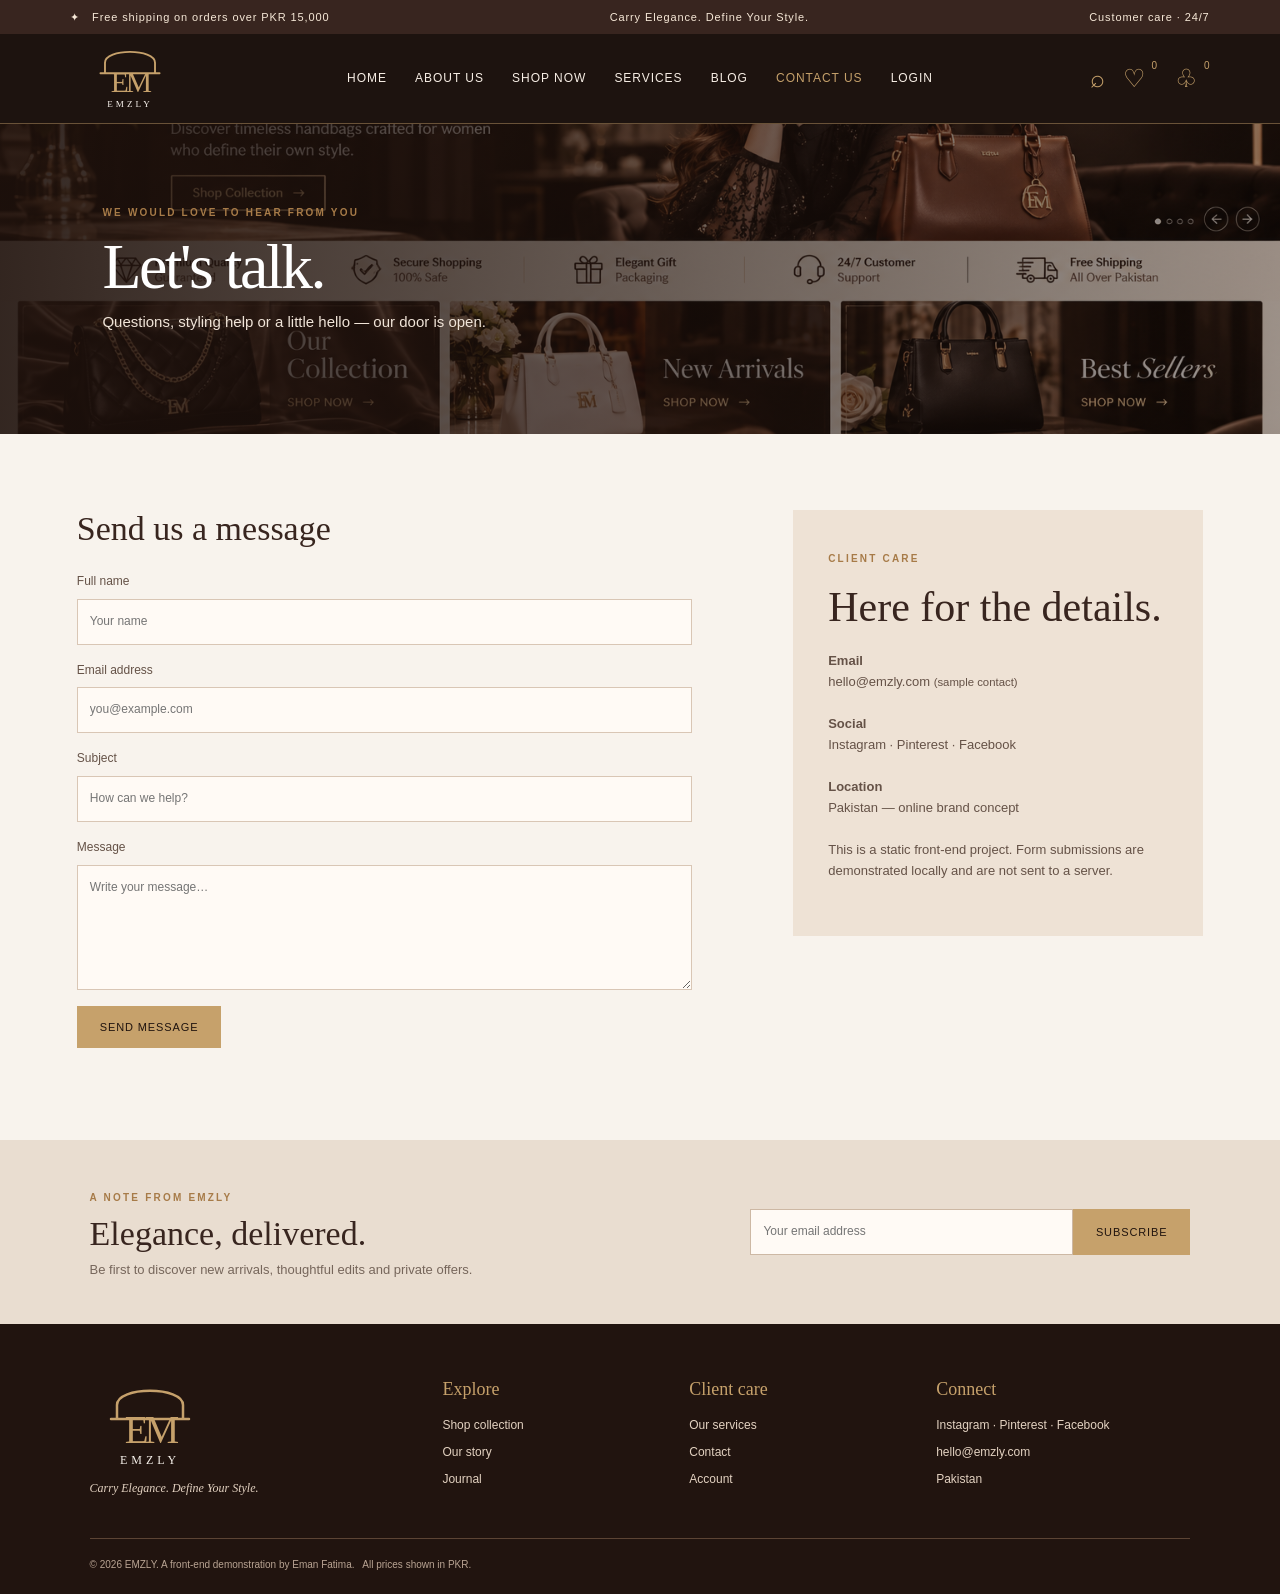
<file: html/contact.html>
<!doctype html><html lang="en"><head><meta charset="utf-8"><meta name="viewport" content="width=device-width, initial-scale=1"><meta name="description" content="EMZLY luxury handbags — timeless designs for women who define their own style."><title>Contact EMZLY | EMZLY</title><link rel="icon" href="../favicon.ico"><link rel="stylesheet" href="../assets/css/bootstrap.min.css"><link rel="stylesheet" href="../assets/css/style.css"></head><body><div class="topline"><span>✦ &nbsp; Free shipping on orders over PKR 15,000</span><span>Carry Elegance. Define Your Style.</span><span>Customer care · 24/7</span></div><header class="site-header"><a class="brand" href="index.html"><img src="../assets/images/logo/emzly-monogram.svg" alt="EMZLY logo"></a><button class="menu-toggle" aria-label="Toggle navigation" aria-expanded="false">☰</button><nav class="main-nav"><a class="nav-link " href="index.html">Home</a><a class="nav-link " href="about.html">About Us</a><a class="nav-link " href="shop.html">Shop Now</a><a class="nav-link " href="services.html">Services</a><a class="nav-link " href="blog.html">Blog</a><a class="nav-link active" href="contact.html">Contact Us</a><a class="nav-link account-link" href="login.html">Login</a></nav><div class="header-actions"><a href="shop.html" aria-label="Search">⌕</a><a href="#wishlist" aria-label="Wishlist">♡ <small id="wishlist-count">0</small></a><a href="#cart" aria-label="Cart">♧ <small id="cart-count">0</small></a></div></header><main><section class="page-hero contact-hero"><span class="eyebrow">WE WOULD LOVE TO HEAR FROM YOU</span><h1>Let's talk.</h1><p>Questions, styling help or a little hello — our door is open.</p></section><section class="contact-layout section-wrap"><form class="contact-form"><h2>Send us a message</h2><label>Full name<input name="name" required placeholder="Your name"></label><label>Email address<input type="email" name="email" required placeholder="you@example.com"></label><label>Subject<input name="subject" required placeholder="How can we help?"></label><label>Message<textarea name="message" rows="5" required placeholder="Write your message…"></textarea></label><button class="btn btn-gold" type="submit">Send message</button><p class="form-feedback" aria-live="polite"></p></form><aside class="contact-details"><span class="eyebrow">CLIENT CARE</span><h2>Here for the details.</h2><p><b>Email</b><br>hello@emzly.com <small>(sample contact)</small></p><p><b>Social</b><br>Instagram · Pinterest · Facebook</p><p><b>Location</b><br>Pakistan — online brand concept</p><p class="demo-note">This is a static front-end project. Form submissions are demonstrated locally and are not sent to a server.</p></aside></section></main><section class="newsletter"><div><span class="eyebrow">A NOTE FROM EMZLY</span><h2>Elegance, delivered.</h2><p>Be first to discover new arrivals, thoughtful edits and private offers.</p></div><form class="newsletter-form"><input type="email" placeholder="Your email address" required aria-label="Email address"><button class="btn btn-gold">Subscribe</button></form></section><footer class="footer"><div class="footer-brand"><img src="../assets/images/logo/emzly-monogram.svg" alt="EMZLY"><p>Carry Elegance. Define Your Style.</p></div><div><h3>Explore</h3><a href="shop.html">Shop collection</a><a href="about.html">Our story</a><a href="blog.html">Journal</a></div><div><h3>Client care</h3><a href="services.html">Our services</a><a href="contact.html">Contact</a><a href="login.html">Account</a></div><div><h3>Connect</h3><p>Instagram · Pinterest · Facebook</p><p>hello@emzly.com</p><p>Pakistan</p></div><div class="copyright">© 2026 EMZLY. A front-end demonstration by Eman Fatima. &nbsp; All prices shown in PKR.</div></footer><button id="back-top" aria-label="Back to top">↑</button><script src="../assets/js/bootstrap.bundle.min.js"></script><script src="../assets/js/script.js"></script></body></html>
</file>
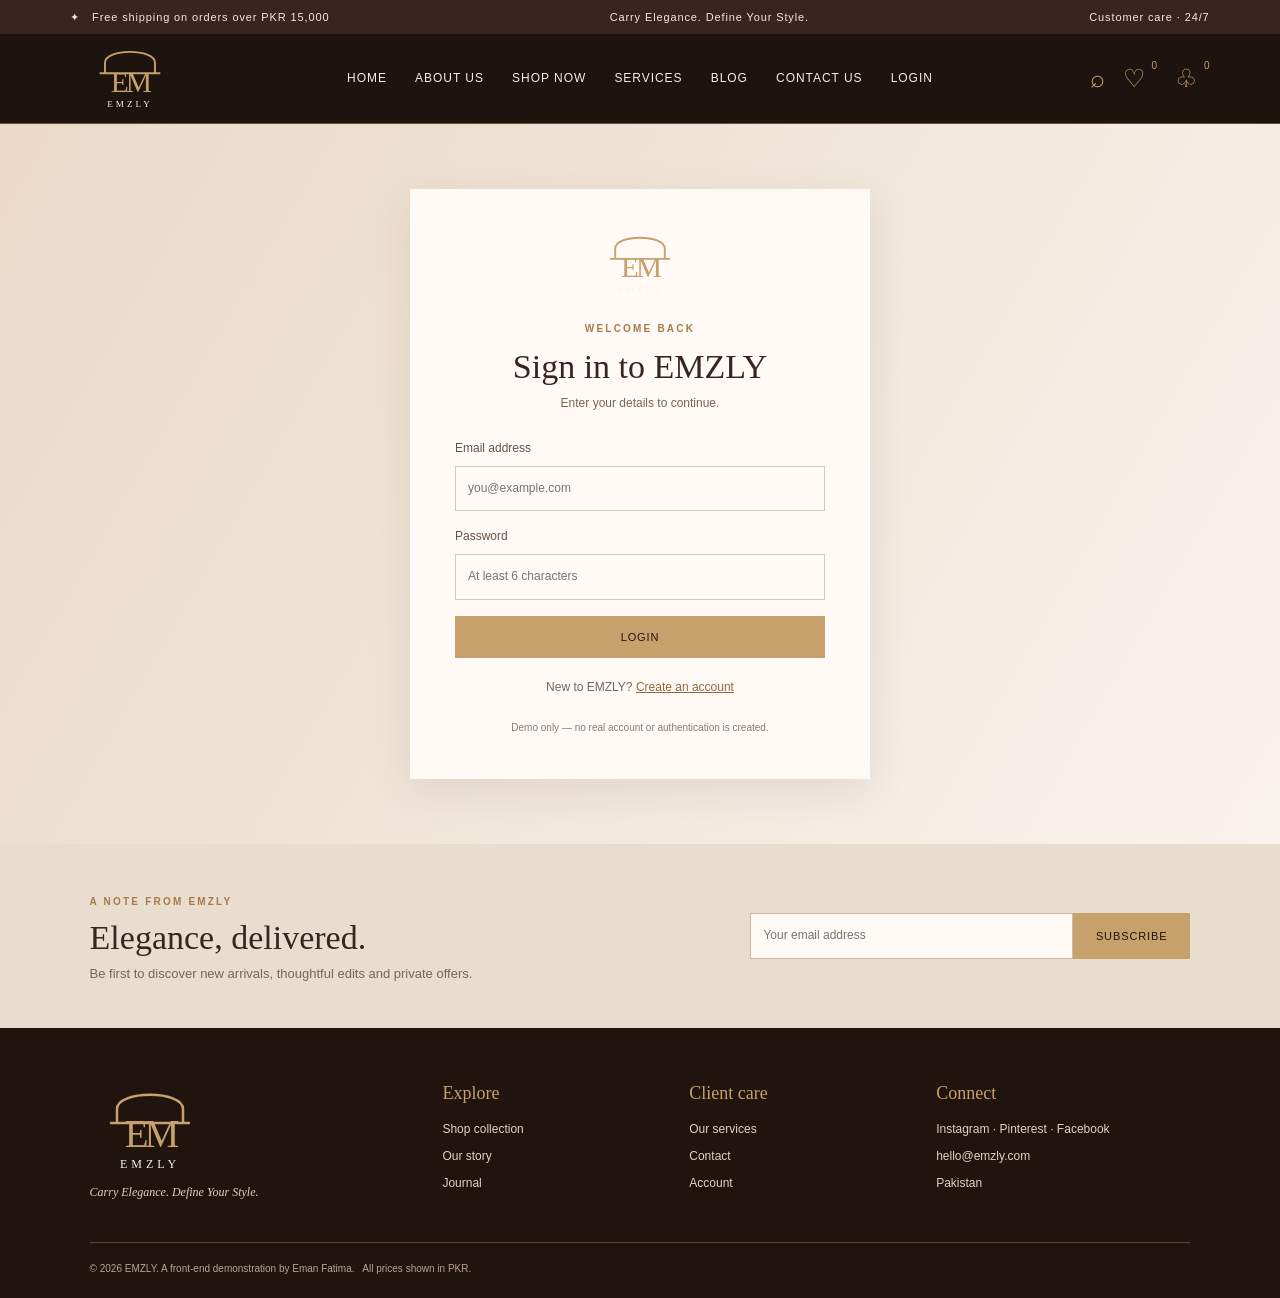
<file: html/login.html>
<!doctype html><html lang="en"><head><meta charset="utf-8"><meta name="viewport" content="width=device-width, initial-scale=1"><meta name="description" content="EMZLY luxury handbags — timeless designs for women who define their own style."><title>Login | EMZLY</title><link rel="icon" href="../favicon.ico"><link rel="stylesheet" href="../assets/css/bootstrap.min.css"><link rel="stylesheet" href="../assets/css/style.css"></head><body><div class="topline"><span>✦ &nbsp; Free shipping on orders over PKR 15,000</span><span>Carry Elegance. Define Your Style.</span><span>Customer care · 24/7</span></div><header class="site-header"><a class="brand" href="index.html"><img src="../assets/images/logo/emzly-monogram.svg" alt="EMZLY logo"></a><button class="menu-toggle" aria-label="Toggle navigation" aria-expanded="false">☰</button><nav class="main-nav"><a class="nav-link " href="index.html">Home</a><a class="nav-link " href="about.html">About Us</a><a class="nav-link " href="shop.html">Shop Now</a><a class="nav-link " href="services.html">Services</a><a class="nav-link " href="blog.html">Blog</a><a class="nav-link " href="contact.html">Contact Us</a><a class="nav-link account-link" href="login.html">Login</a></nav><div class="header-actions"><a href="shop.html" aria-label="Search">⌕</a><a href="#wishlist" aria-label="Wishlist">♡ <small id="wishlist-count">0</small></a><a href="#cart" aria-label="Cart">♧ <small id="cart-count">0</small></a></div></header><main><section class="auth-wrap"><div class="auth-card"><img src="../assets/images/logo/emzly-monogram.svg" alt="EMZLY"><span class="eyebrow">WELCOME BACK</span><h1>Sign in to EMZLY</h1><p>Enter your details to continue.</p><form class="auth-form" data-auth="login"><label>Email address<input type="email" required placeholder="you@example.com"></label><label>Password<input type="password" required minlength="6" placeholder="At least 6 characters"></label><button class="btn btn-gold" type="submit">Login</button><p class="form-feedback" aria-live="polite"></p></form><p class="auth-switch">New to EMZLY? <a href="register.html">Create an account</a></p><small>Demo only — no real account or authentication is created.</small></div></section></main><section class="newsletter"><div><span class="eyebrow">A NOTE FROM EMZLY</span><h2>Elegance, delivered.</h2><p>Be first to discover new arrivals, thoughtful edits and private offers.</p></div><form class="newsletter-form"><input type="email" placeholder="Your email address" required aria-label="Email address"><button class="btn btn-gold">Subscribe</button></form></section><footer class="footer"><div class="footer-brand"><img src="../assets/images/logo/emzly-monogram.svg" alt="EMZLY"><p>Carry Elegance. Define Your Style.</p></div><div><h3>Explore</h3><a href="shop.html">Shop collection</a><a href="about.html">Our story</a><a href="blog.html">Journal</a></div><div><h3>Client care</h3><a href="services.html">Our services</a><a href="contact.html">Contact</a><a href="login.html">Account</a></div><div><h3>Connect</h3><p>Instagram · Pinterest · Facebook</p><p>hello@emzly.com</p><p>Pakistan</p></div><div class="copyright">© 2026 EMZLY. A front-end demonstration by Eman Fatima. &nbsp; All prices shown in PKR.</div></footer><button id="back-top" aria-label="Back to top">↑</button><script src="../assets/js/bootstrap.bundle.min.js"></script><script src="../assets/js/script.js"></script></body></html>
</file>
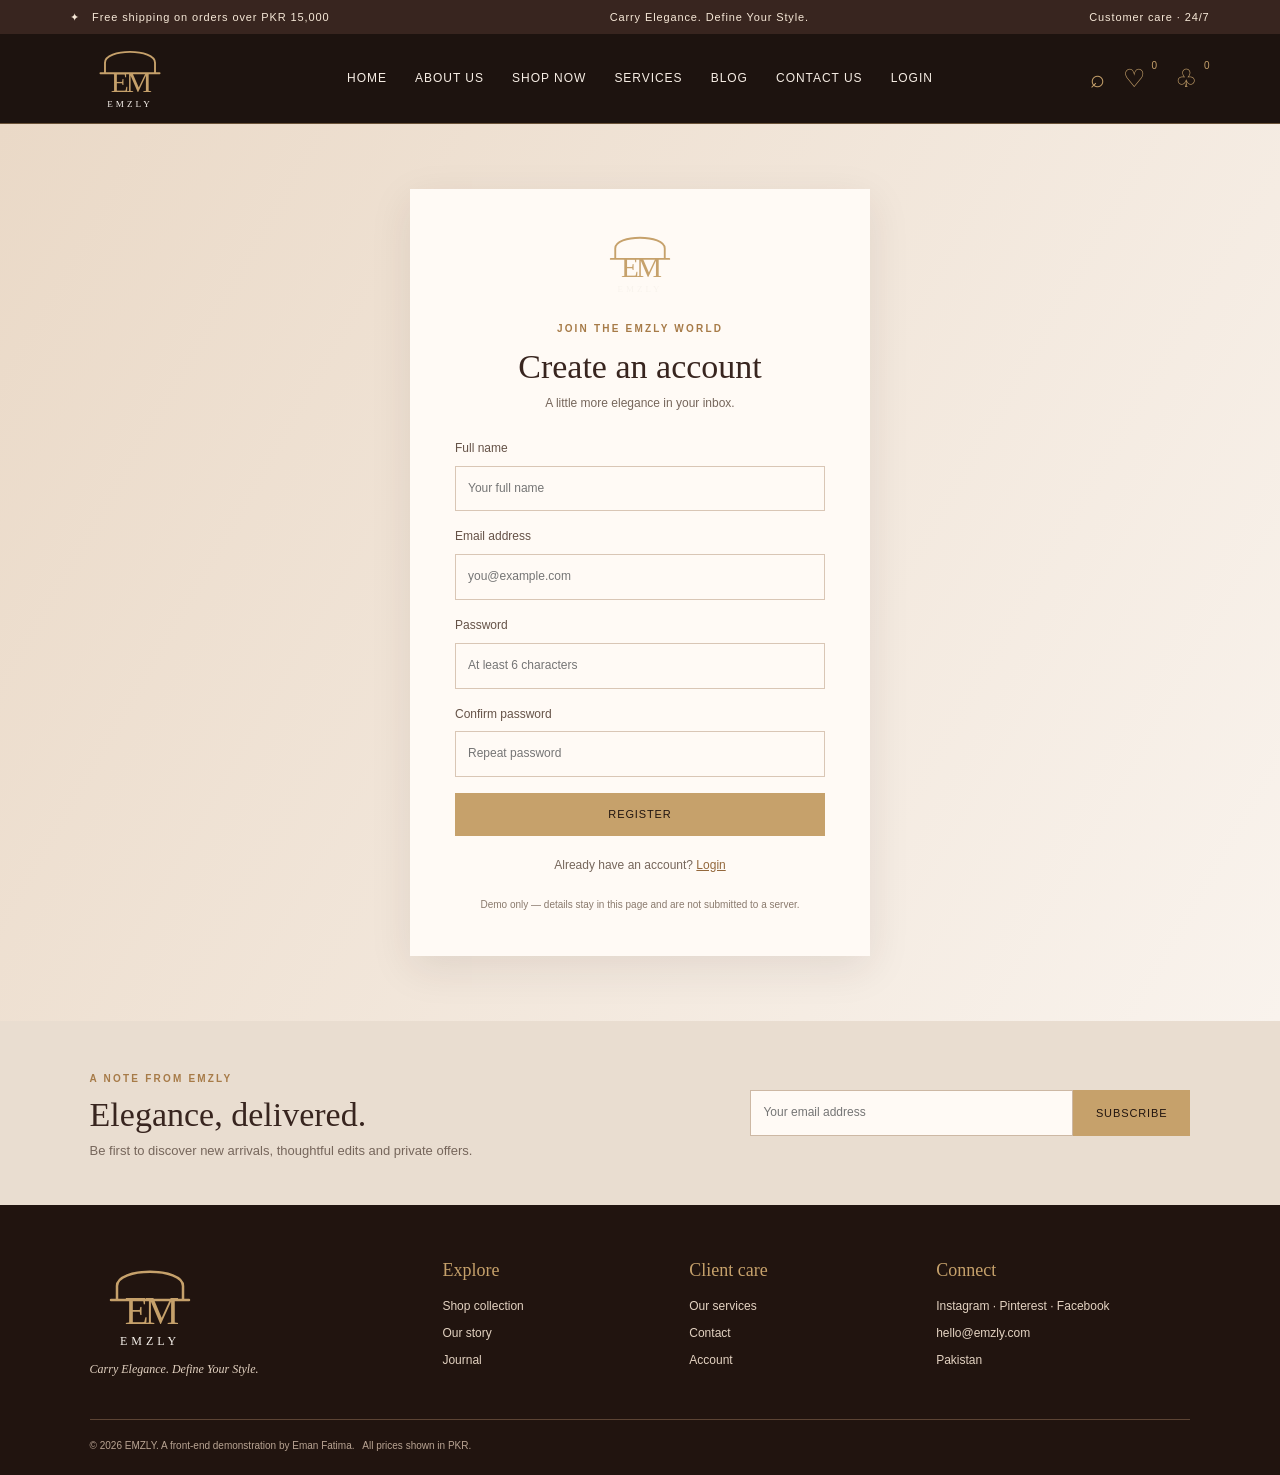
<file: html/register.html>
<!doctype html><html lang="en"><head><meta charset="utf-8"><meta name="viewport" content="width=device-width, initial-scale=1"><meta name="description" content="EMZLY luxury handbags — timeless designs for women who define their own style."><title>Register | EMZLY</title><link rel="icon" href="../favicon.ico"><link rel="stylesheet" href="../assets/css/bootstrap.min.css"><link rel="stylesheet" href="../assets/css/style.css"></head><body><div class="topline"><span>✦ &nbsp; Free shipping on orders over PKR 15,000</span><span>Carry Elegance. Define Your Style.</span><span>Customer care · 24/7</span></div><header class="site-header"><a class="brand" href="index.html"><img src="../assets/images/logo/emzly-monogram.svg" alt="EMZLY logo"></a><button class="menu-toggle" aria-label="Toggle navigation" aria-expanded="false">☰</button><nav class="main-nav"><a class="nav-link " href="index.html">Home</a><a class="nav-link " href="about.html">About Us</a><a class="nav-link " href="shop.html">Shop Now</a><a class="nav-link " href="services.html">Services</a><a class="nav-link " href="blog.html">Blog</a><a class="nav-link " href="contact.html">Contact Us</a><a class="nav-link account-link" href="login.html">Login</a></nav><div class="header-actions"><a href="shop.html" aria-label="Search">⌕</a><a href="#wishlist" aria-label="Wishlist">♡ <small id="wishlist-count">0</small></a><a href="#cart" aria-label="Cart">♧ <small id="cart-count">0</small></a></div></header><main><section class="auth-wrap"><div class="auth-card"><img src="../assets/images/logo/emzly-monogram.svg" alt="EMZLY"><span class="eyebrow">JOIN THE EMZLY WORLD</span><h1>Create an account</h1><p>A little more elegance in your inbox.</p><form class="auth-form" data-auth="register"><label>Full name<input required placeholder="Your full name"></label><label>Email address<input type="email" required placeholder="you@example.com"></label><label>Password<input type="password" required minlength="6" placeholder="At least 6 characters"></label><label>Confirm password<input type="password" required minlength="6" placeholder="Repeat password"></label><button class="btn btn-gold" type="submit">Register</button><p class="form-feedback" aria-live="polite"></p></form><p class="auth-switch">Already have an account? <a href="login.html">Login</a></p><small>Demo only — details stay in this page and are not submitted to a server.</small></div></section></main><section class="newsletter"><div><span class="eyebrow">A NOTE FROM EMZLY</span><h2>Elegance, delivered.</h2><p>Be first to discover new arrivals, thoughtful edits and private offers.</p></div><form class="newsletter-form"><input type="email" placeholder="Your email address" required aria-label="Email address"><button class="btn btn-gold">Subscribe</button></form></section><footer class="footer"><div class="footer-brand"><img src="../assets/images/logo/emzly-monogram.svg" alt="EMZLY"><p>Carry Elegance. Define Your Style.</p></div><div><h3>Explore</h3><a href="shop.html">Shop collection</a><a href="about.html">Our story</a><a href="blog.html">Journal</a></div><div><h3>Client care</h3><a href="services.html">Our services</a><a href="contact.html">Contact</a><a href="login.html">Account</a></div><div><h3>Connect</h3><p>Instagram · Pinterest · Facebook</p><p>hello@emzly.com</p><p>Pakistan</p></div><div class="copyright">© 2026 EMZLY. A front-end demonstration by Eman Fatima. &nbsp; All prices shown in PKR.</div></footer><button id="back-top" aria-label="Back to top">↑</button><script src="../assets/js/bootstrap.bundle.min.js"></script><script src="../assets/js/script.js"></script></body></html>
</file>
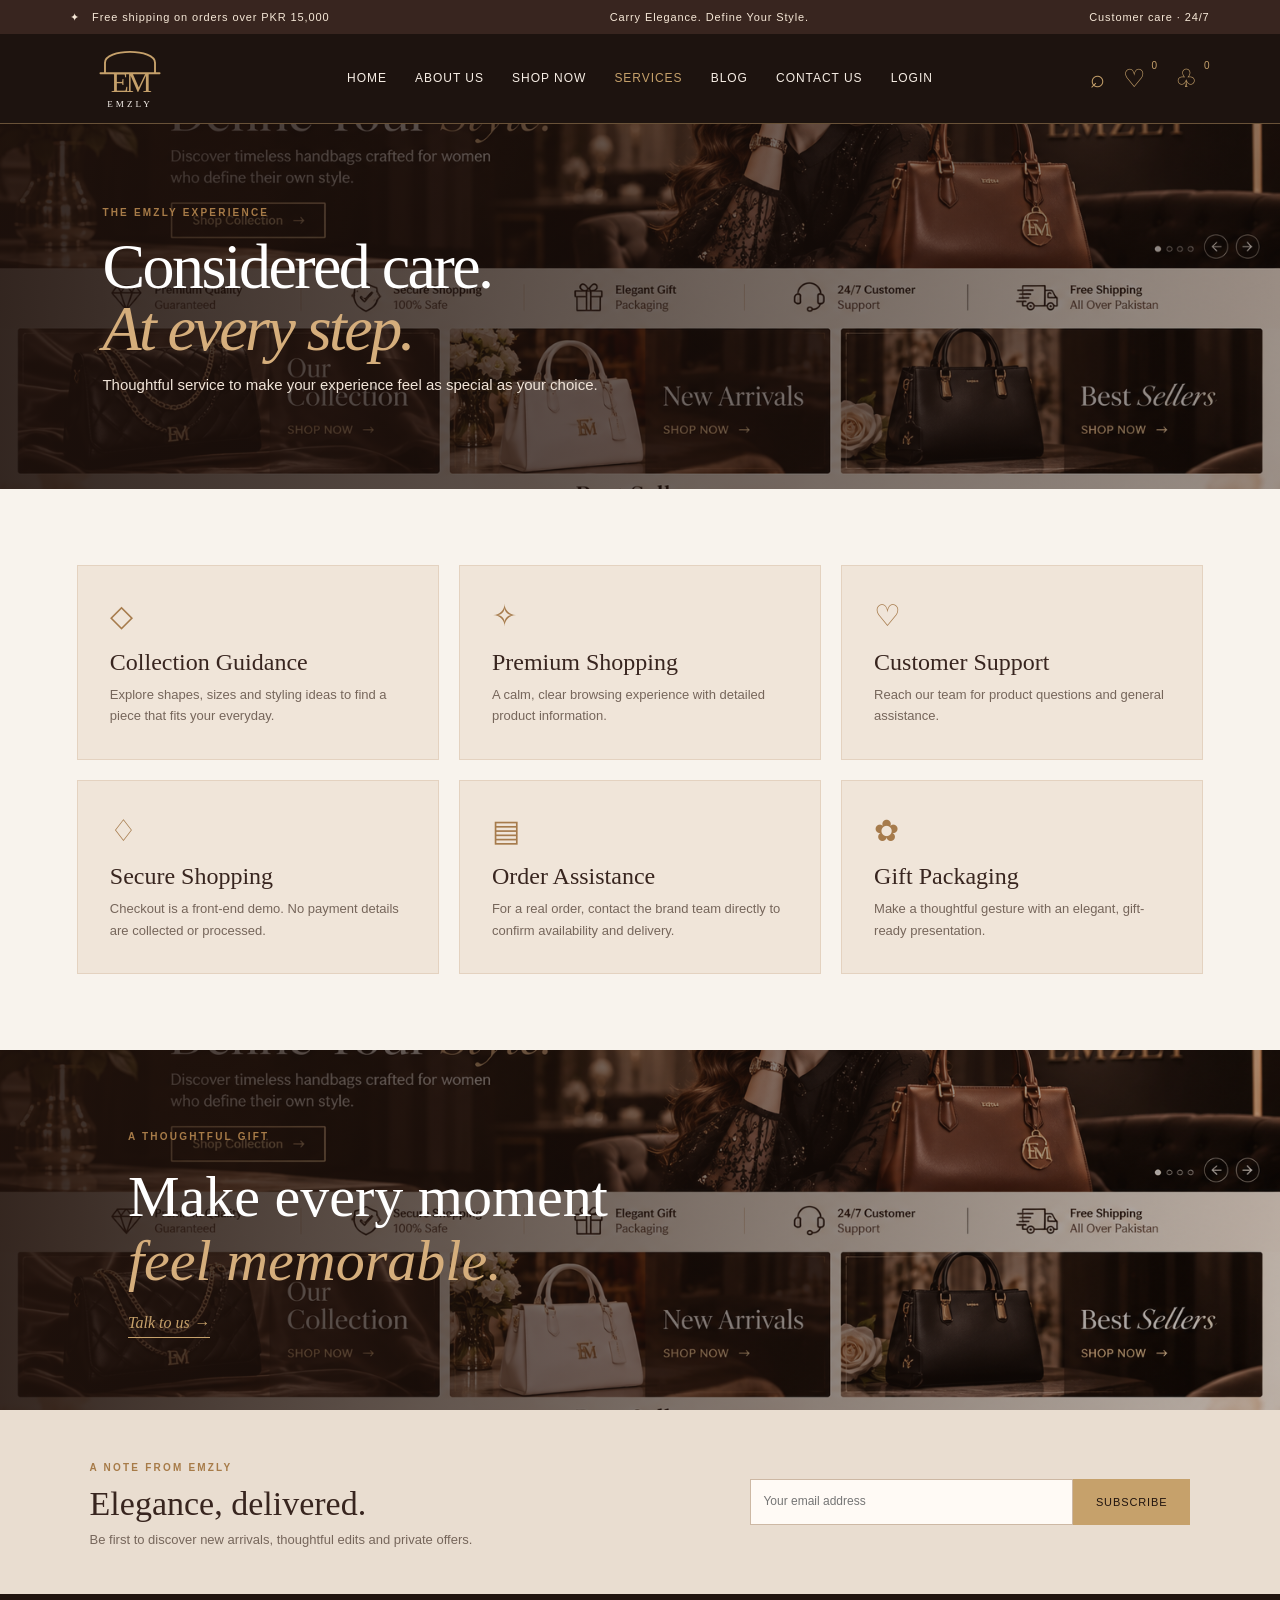
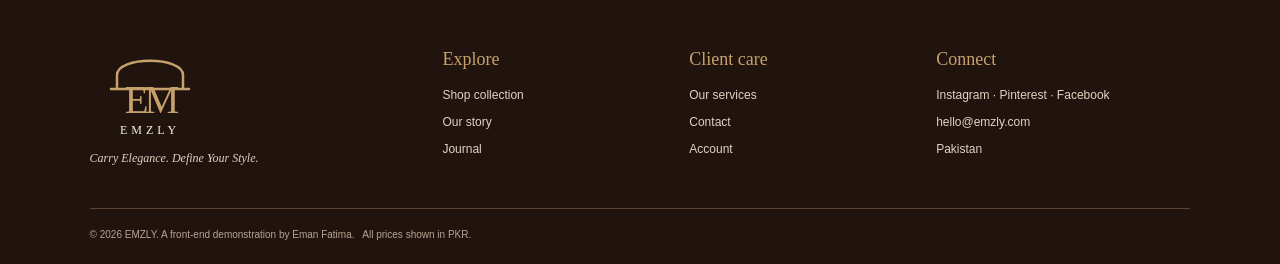
<file: html/services.html>
<!doctype html><html lang="en"><head><meta charset="utf-8"><meta name="viewport" content="width=device-width, initial-scale=1"><meta name="description" content="EMZLY luxury handbags — timeless designs for women who define their own style."><title>Our Services | EMZLY</title><link rel="icon" href="../favicon.ico"><link rel="stylesheet" href="../assets/css/bootstrap.min.css"><link rel="stylesheet" href="../assets/css/style.css"></head><body><div class="topline"><span>✦ &nbsp; Free shipping on orders over PKR 15,000</span><span>Carry Elegance. Define Your Style.</span><span>Customer care · 24/7</span></div><header class="site-header"><a class="brand" href="index.html"><img src="../assets/images/logo/emzly-monogram.svg" alt="EMZLY logo"></a><button class="menu-toggle" aria-label="Toggle navigation" aria-expanded="false">☰</button><nav class="main-nav"><a class="nav-link " href="index.html">Home</a><a class="nav-link " href="about.html">About Us</a><a class="nav-link " href="shop.html">Shop Now</a><a class="nav-link active" href="services.html">Services</a><a class="nav-link " href="blog.html">Blog</a><a class="nav-link " href="contact.html">Contact Us</a><a class="nav-link account-link" href="login.html">Login</a></nav><div class="header-actions"><a href="shop.html" aria-label="Search">⌕</a><a href="#wishlist" aria-label="Wishlist">♡ <small id="wishlist-count">0</small></a><a href="#cart" aria-label="Cart">♧ <small id="cart-count">0</small></a></div></header><main><section class="page-hero services-hero"><span class="eyebrow">THE EMZLY EXPERIENCE</span><h1>Considered care.<br><em>At every step.</em></h1><p>Thoughtful service to make your experience feel as special as your choice.</p></section><section class="section-wrap"><div class="value-grid services-grid"><article><b>◇</b><h3>Collection Guidance</h3><p>Explore shapes, sizes and styling ideas to find a piece that fits your everyday.</p></article><article><b>✧</b><h3>Premium Shopping</h3><p>A calm, clear browsing experience with detailed product information.</p></article><article><b>♡</b><h3>Customer Support</h3><p>Reach our team for product questions and general assistance.</p></article><article><b>♢</b><h3>Secure Shopping</h3><p>Checkout is a front-end demo. No payment details are collected or processed.</p></article><article><b>▤</b><h3>Order Assistance</h3><p>For a real order, contact the brand team directly to confirm availability and delivery.</p></article><article><b>✿</b><h3>Gift Packaging</h3><p>Make a thoughtful gesture with an elegant, gift-ready presentation.</p></article></div></section><section class="campaign"><div><span class="eyebrow">A THOUGHTFUL GIFT</span><h2>Make every moment<br><em>feel memorable.</em></h2><a href="contact.html" class="text-link">Talk to us →</a></div></section></main><section class="newsletter"><div><span class="eyebrow">A NOTE FROM EMZLY</span><h2>Elegance, delivered.</h2><p>Be first to discover new arrivals, thoughtful edits and private offers.</p></div><form class="newsletter-form"><input type="email" placeholder="Your email address" required aria-label="Email address"><button class="btn btn-gold">Subscribe</button></form></section><footer class="footer"><div class="footer-brand"><img src="../assets/images/logo/emzly-monogram.svg" alt="EMZLY"><p>Carry Elegance. Define Your Style.</p></div><div><h3>Explore</h3><a href="shop.html">Shop collection</a><a href="about.html">Our story</a><a href="blog.html">Journal</a></div><div><h3>Client care</h3><a href="services.html">Our services</a><a href="contact.html">Contact</a><a href="login.html">Account</a></div><div><h3>Connect</h3><p>Instagram · Pinterest · Facebook</p><p>hello@emzly.com</p><p>Pakistan</p></div><div class="copyright">© 2026 EMZLY. A front-end demonstration by Eman Fatima. &nbsp; All prices shown in PKR.</div></footer><button id="back-top" aria-label="Back to top">↑</button><script src="../assets/js/bootstrap.bundle.min.js"></script><script src="../assets/js/script.js"></script></body></html>
</file>
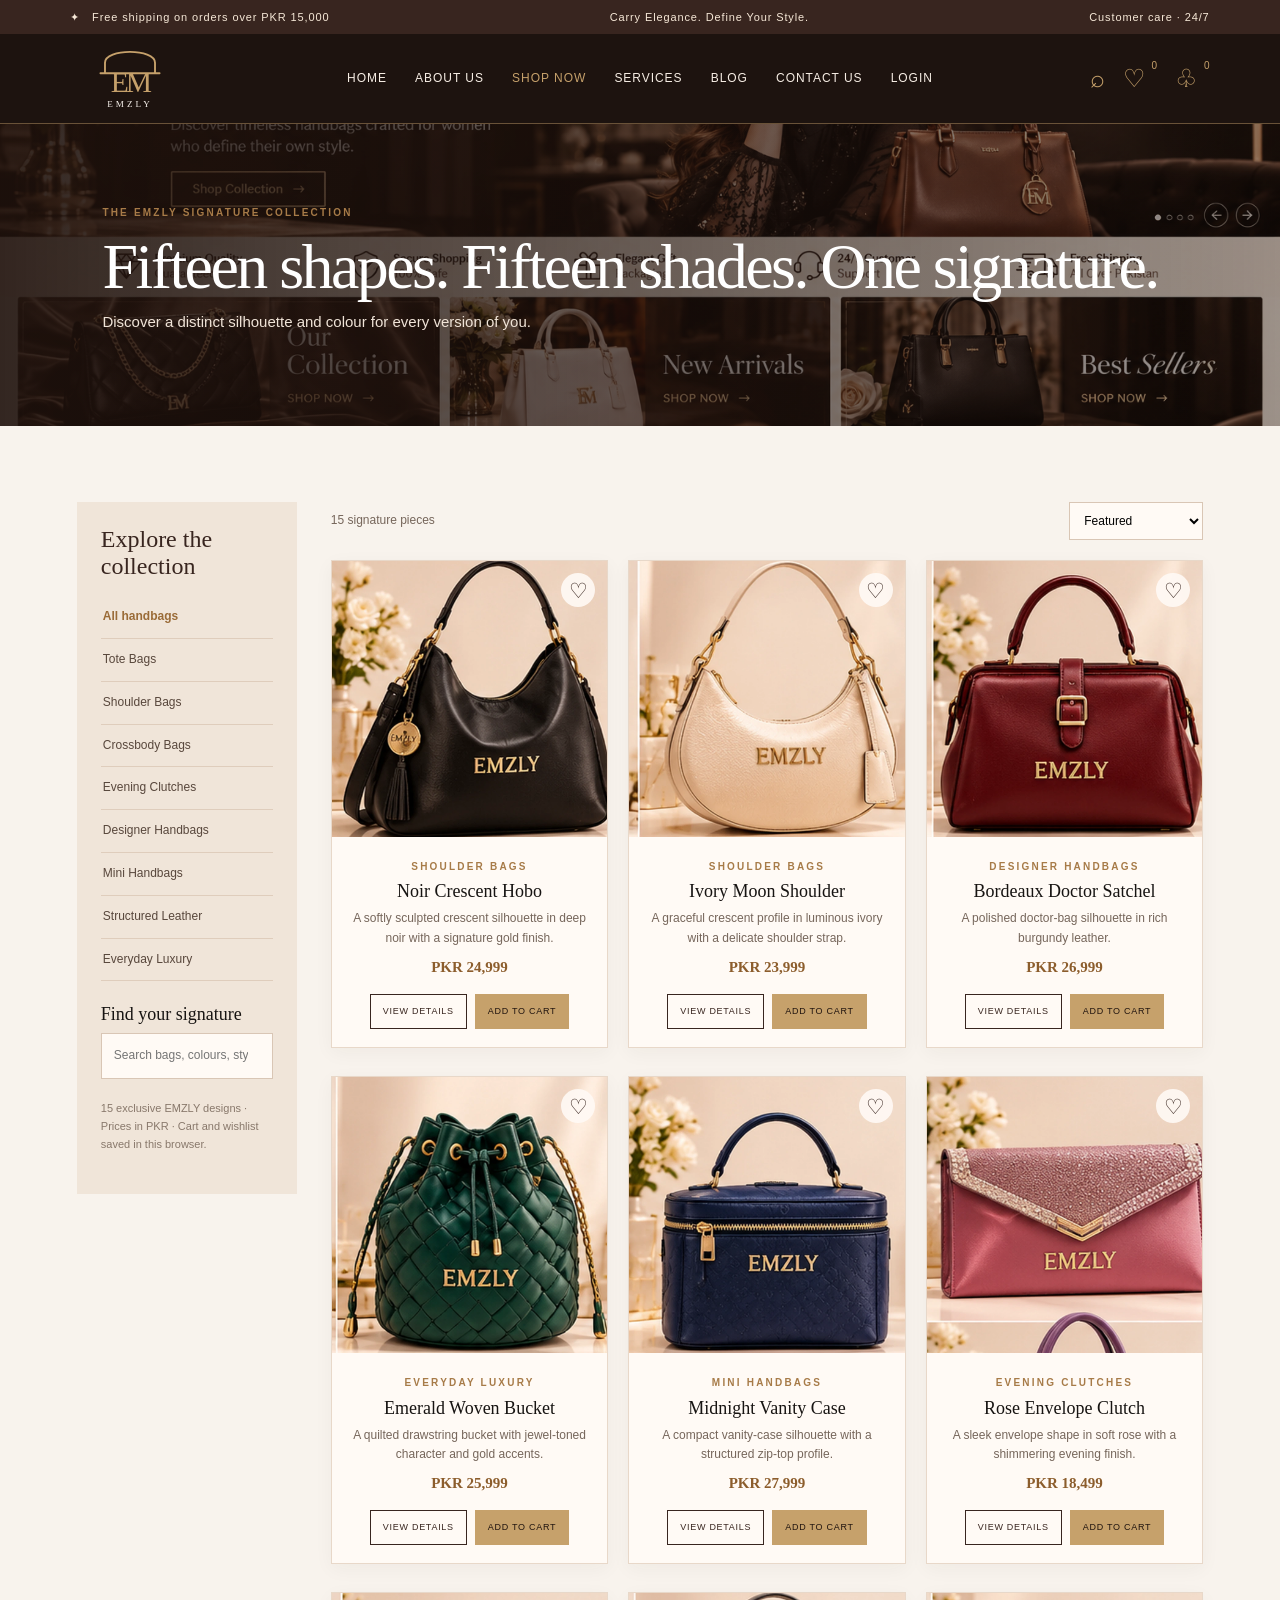
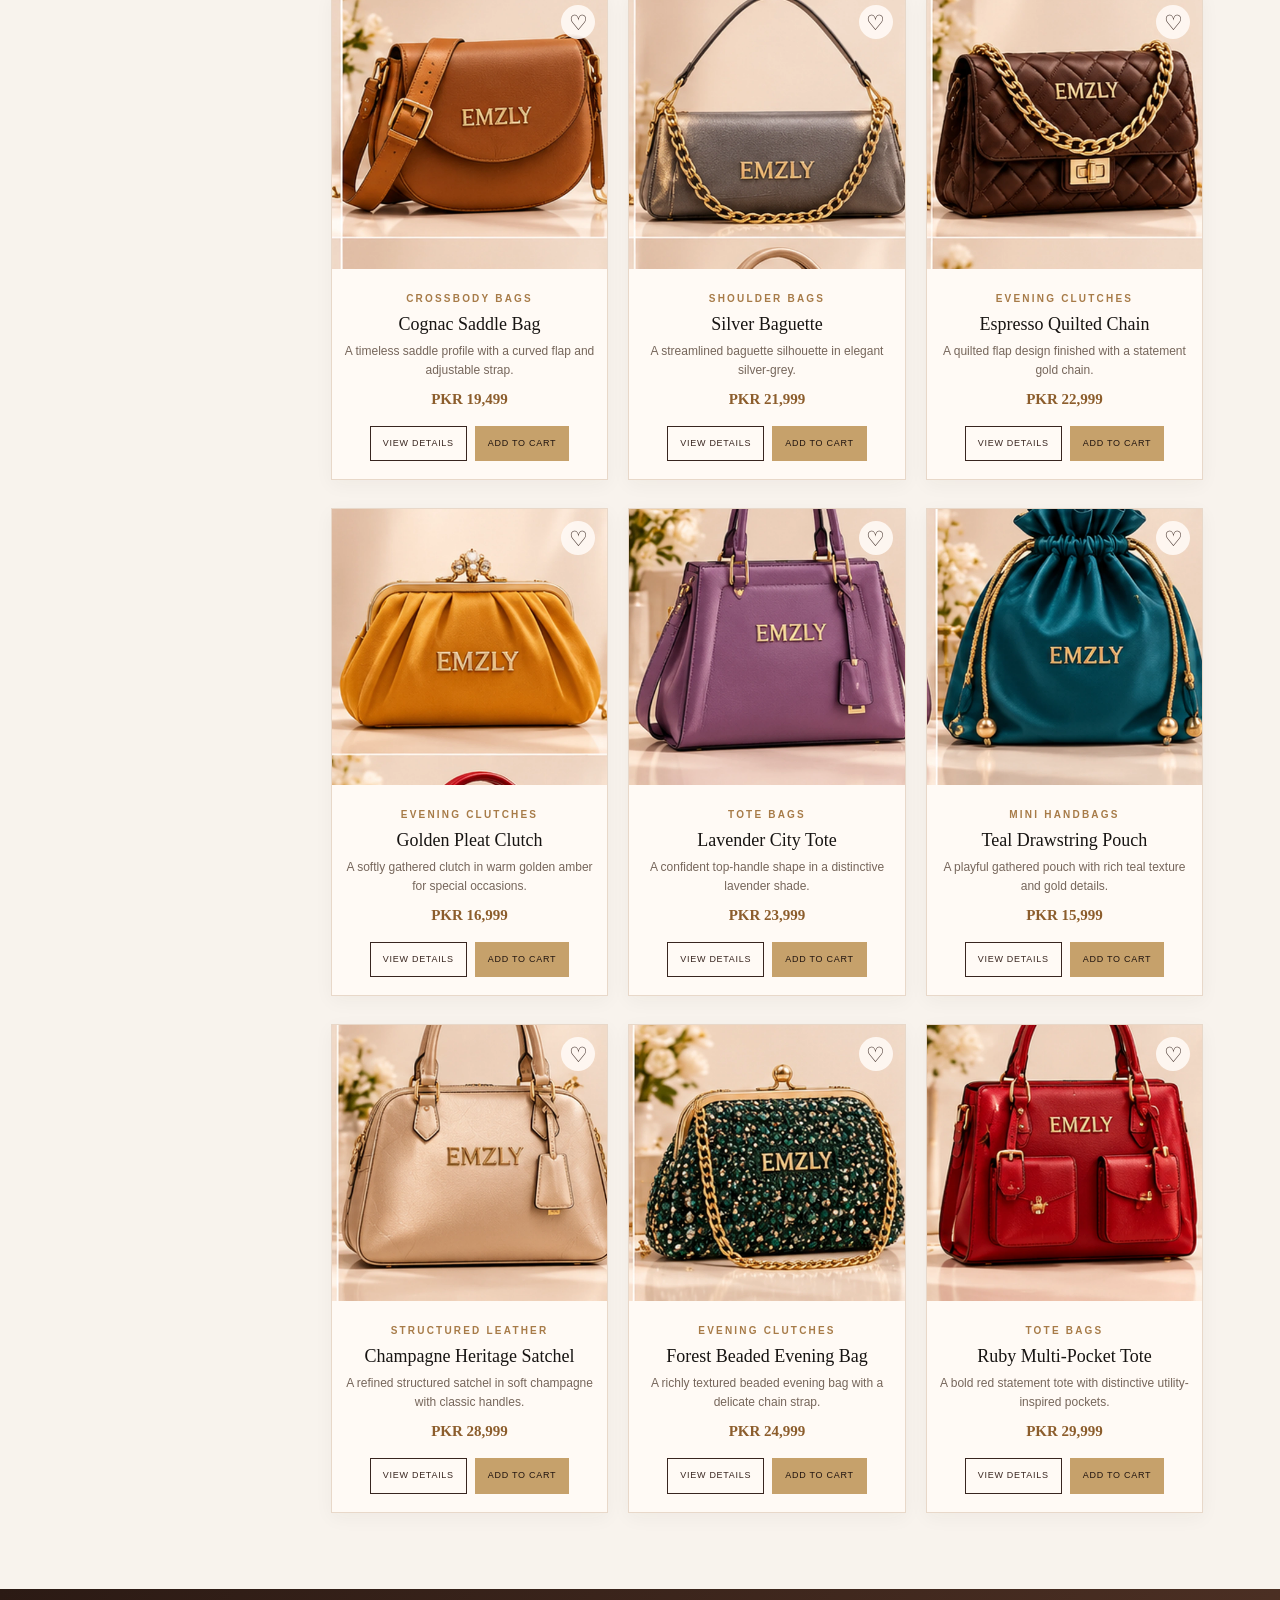
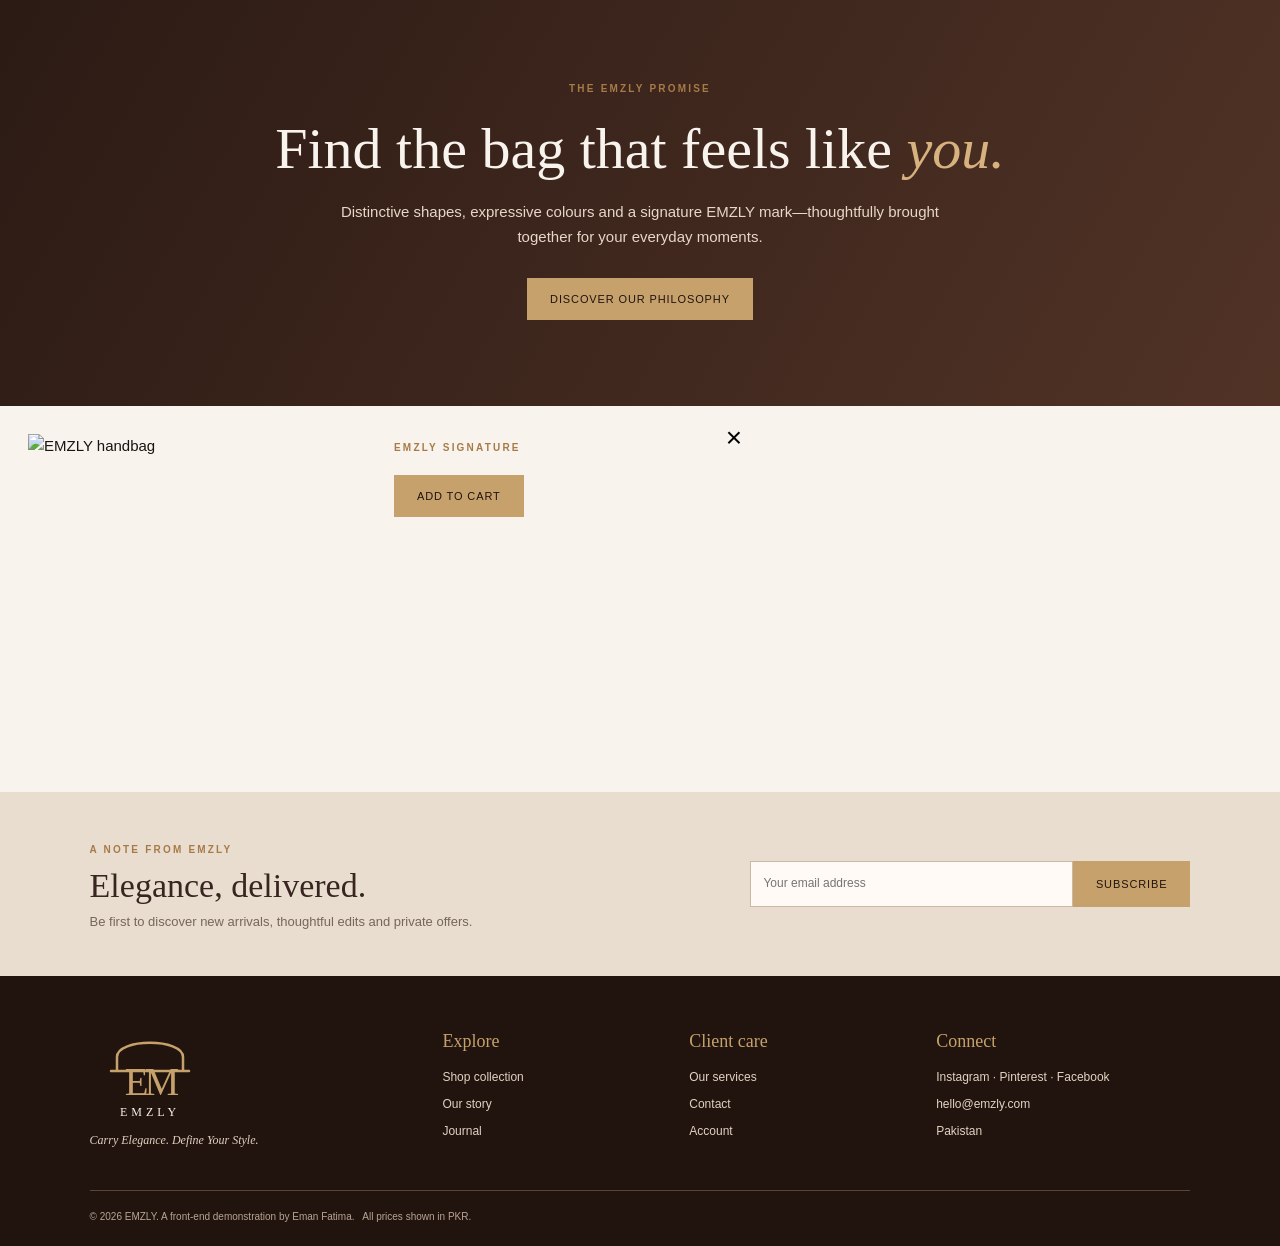
<file: html/shop.html>
<!DOCTYPE html>
<html lang="en"><head><meta charset="utf-8"/><meta content="width=device-width, initial-scale=1" name="viewport"/><meta content="EMZLY luxury handbags — timeless designs for women who define their own style." name="description"/><title>Shop Collection | EMZLY</title><link href="../favicon.ico" rel="icon"/><link href="../assets/css/bootstrap.min.css" rel="stylesheet"/><link href="../assets/css/style.css" rel="stylesheet"/></head><body><div class="topline"><span>✦   Free shipping on orders over PKR 15,000</span><span>Carry Elegance. Define Your Style.</span><span>Customer care · 24/7</span></div><header class="site-header"><a class="brand" href="index.html"><img alt="EMZLY logo" src="../assets/images/logo/emzly-monogram.svg"/></a><button aria-expanded="false" aria-label="Toggle navigation" class="menu-toggle">☰</button><nav class="main-nav"><a class="nav-link" href="index.html">Home</a><a class="nav-link" href="about.html">About Us</a><a class="nav-link active" href="shop.html">Shop Now</a><a class="nav-link" href="services.html">Services</a><a class="nav-link" href="blog.html">Blog</a><a class="nav-link" href="contact.html">Contact Us</a><a class="nav-link account-link" href="login.html">Login</a></nav><div class="header-actions"><a aria-label="Search" href="shop.html">⌕</a><a aria-label="Wishlist" href="shop.html#wishlist">♡ <small id="wishlist-count">0</small></a><a aria-label="Cart" href="shop.html#cart">♧ <small id="cart-count">0</small></a></div></header><main><section class="page-hero shop-hero"><span class="eyebrow">THE EMZLY SIGNATURE COLLECTION</span><h1>Fifteen shapes. Fifteen shades. One signature.</h1><p>Discover a distinct silhouette and colour for every version of you.</p></section>
<section class="shop-layout section-wrap"><aside class="filters"><h3>Explore the collection</h3><button class="filter active" data-filter="all">All handbags</button><button class="filter " data-filter="tote bags">Tote Bags</button><button class="filter " data-filter="shoulder bags">Shoulder Bags</button><button class="filter " data-filter="crossbody bags">Crossbody Bags</button><button class="filter " data-filter="evening clutches">Evening Clutches</button><button class="filter " data-filter="designer handbags">Designer Handbags</button><button class="filter " data-filter="mini handbags">Mini Handbags</button><button class="filter " data-filter="structured leather">Structured Leather</button><button class="filter " data-filter="everyday luxury">Everyday Luxury</button><label class="search-label" for="product-search">Find your signature</label><input id="product-search" placeholder="Search bags, colours, styles…" type="search"><p class="demo-note">15 exclusive EMZLY designs · Prices in PKR · Cart and wishlist saved in this browser.</p></aside>
<div class="shop-content"><div class="shop-toolbar"><span id="result-count">15 signature pieces</span><select id="sort-products" aria-label="Sort products"><option value="default">Featured</option><option value="low">Price: low to high</option><option value="high">Price: high to low</option><option value="name">Name: A to Z</option></select></div><div class="product-grid shop-grid"><article class="product-card shop-card" data-category="shoulder bags" data-name="noir crescent hobo">
<div class="product-image"><img alt="Noir Crescent Hobo luxury handbag by EMZLY" loading="lazy" src="../assets/images/products/noir-crescent-hobo.webp"></div>
<button class="wish" data-wish="0" aria-label="Add Noir Crescent Hobo to wishlist">♡</button>
<div class="product-info"><span class="eyebrow">Shoulder Bags</span><h3>Noir Crescent Hobo</h3><p>A softly sculpted crescent silhouette in deep noir with a signature gold finish.</p><strong>PKR 24,999</strong><div class="product-actions"><button class="btn btn-outline-dark quick-view" data-id="0">View details</button><button class="btn btn-gold add-cart" data-id="0">Add to cart</button></div></div></article><article class="product-card shop-card" data-category="shoulder bags" data-name="ivory moon shoulder">
<div class="product-image"><img alt="Ivory Moon Shoulder luxury handbag by EMZLY" loading="lazy" src="../assets/images/products/ivory-moon-shoulder.webp"></div>
<button class="wish" data-wish="1" aria-label="Add Ivory Moon Shoulder to wishlist">♡</button>
<div class="product-info"><span class="eyebrow">Shoulder Bags</span><h3>Ivory Moon Shoulder</h3><p>A graceful crescent profile in luminous ivory with a delicate shoulder strap.</p><strong>PKR 23,999</strong><div class="product-actions"><button class="btn btn-outline-dark quick-view" data-id="1">View details</button><button class="btn btn-gold add-cart" data-id="1">Add to cart</button></div></div></article><article class="product-card shop-card" data-category="designer handbags" data-name="bordeaux doctor satchel">
<div class="product-image"><img alt="Bordeaux Doctor Satchel luxury handbag by EMZLY" loading="lazy" src="../assets/images/products/bordeaux-doctor-satchel.webp"></div>
<button class="wish" data-wish="2" aria-label="Add Bordeaux Doctor Satchel to wishlist">♡</button>
<div class="product-info"><span class="eyebrow">Designer Handbags</span><h3>Bordeaux Doctor Satchel</h3><p>A polished doctor-bag silhouette in rich burgundy leather.</p><strong>PKR 26,999</strong><div class="product-actions"><button class="btn btn-outline-dark quick-view" data-id="2">View details</button><button class="btn btn-gold add-cart" data-id="2">Add to cart</button></div></div></article><article class="product-card shop-card" data-category="everyday luxury" data-name="emerald woven bucket">
<div class="product-image"><img alt="Emerald Woven Bucket luxury handbag by EMZLY" loading="lazy" src="../assets/images/products/emerald-woven-bucket.webp"></div>
<button class="wish" data-wish="3" aria-label="Add Emerald Woven Bucket to wishlist">♡</button>
<div class="product-info"><span class="eyebrow">Everyday Luxury</span><h3>Emerald Woven Bucket</h3><p>A quilted drawstring bucket with jewel-toned character and gold accents.</p><strong>PKR 25,999</strong><div class="product-actions"><button class="btn btn-outline-dark quick-view" data-id="3">View details</button><button class="btn btn-gold add-cart" data-id="3">Add to cart</button></div></div></article><article class="product-card shop-card" data-category="mini handbags" data-name="midnight vanity case">
<div class="product-image"><img alt="Midnight Vanity Case luxury handbag by EMZLY" loading="lazy" src="../assets/images/products/midnight-vanity-case.webp"></div>
<button class="wish" data-wish="4" aria-label="Add Midnight Vanity Case to wishlist">♡</button>
<div class="product-info"><span class="eyebrow">Mini Handbags</span><h3>Midnight Vanity Case</h3><p>A compact vanity-case silhouette with a structured zip-top profile.</p><strong>PKR 27,999</strong><div class="product-actions"><button class="btn btn-outline-dark quick-view" data-id="4">View details</button><button class="btn btn-gold add-cart" data-id="4">Add to cart</button></div></div></article><article class="product-card shop-card" data-category="evening clutches" data-name="rose envelope clutch">
<div class="product-image"><img alt="Rose Envelope Clutch luxury handbag by EMZLY" loading="lazy" src="../assets/images/products/rose-envelope-clutch.webp"></div>
<button class="wish" data-wish="5" aria-label="Add Rose Envelope Clutch to wishlist">♡</button>
<div class="product-info"><span class="eyebrow">Evening Clutches</span><h3>Rose Envelope Clutch</h3><p>A sleek envelope shape in soft rose with a shimmering evening finish.</p><strong>PKR 18,499</strong><div class="product-actions"><button class="btn btn-outline-dark quick-view" data-id="5">View details</button><button class="btn btn-gold add-cart" data-id="5">Add to cart</button></div></div></article><article class="product-card shop-card" data-category="crossbody bags" data-name="cognac saddle bag">
<div class="product-image"><img alt="Cognac Saddle Bag luxury handbag by EMZLY" loading="lazy" src="../assets/images/products/cognac-saddle-bag.webp"></div>
<button class="wish" data-wish="6" aria-label="Add Cognac Saddle Bag to wishlist">♡</button>
<div class="product-info"><span class="eyebrow">Crossbody Bags</span><h3>Cognac Saddle Bag</h3><p>A timeless saddle profile with a curved flap and adjustable strap.</p><strong>PKR 19,499</strong><div class="product-actions"><button class="btn btn-outline-dark quick-view" data-id="6">View details</button><button class="btn btn-gold add-cart" data-id="6">Add to cart</button></div></div></article><article class="product-card shop-card" data-category="shoulder bags" data-name="silver baguette">
<div class="product-image"><img alt="Silver Baguette luxury handbag by EMZLY" loading="lazy" src="../assets/images/products/silver-baguette.webp"></div>
<button class="wish" data-wish="7" aria-label="Add Silver Baguette to wishlist">♡</button>
<div class="product-info"><span class="eyebrow">Shoulder Bags</span><h3>Silver Baguette</h3><p>A streamlined baguette silhouette in elegant silver-grey.</p><strong>PKR 21,999</strong><div class="product-actions"><button class="btn btn-outline-dark quick-view" data-id="7">View details</button><button class="btn btn-gold add-cart" data-id="7">Add to cart</button></div></div></article><article class="product-card shop-card" data-category="evening clutches" data-name="espresso quilted chain">
<div class="product-image"><img alt="Espresso Quilted Chain luxury handbag by EMZLY" loading="lazy" src="../assets/images/products/espresso-quilted-chain.webp"></div>
<button class="wish" data-wish="8" aria-label="Add Espresso Quilted Chain to wishlist">♡</button>
<div class="product-info"><span class="eyebrow">Evening Clutches</span><h3>Espresso Quilted Chain</h3><p>A quilted flap design finished with a statement gold chain.</p><strong>PKR 22,999</strong><div class="product-actions"><button class="btn btn-outline-dark quick-view" data-id="8">View details</button><button class="btn btn-gold add-cart" data-id="8">Add to cart</button></div></div></article><article class="product-card shop-card" data-category="evening clutches" data-name="golden pleat clutch">
<div class="product-image"><img alt="Golden Pleat Clutch luxury handbag by EMZLY" loading="lazy" src="../assets/images/products/golden-pleat-clutch.webp"></div>
<button class="wish" data-wish="9" aria-label="Add Golden Pleat Clutch to wishlist">♡</button>
<div class="product-info"><span class="eyebrow">Evening Clutches</span><h3>Golden Pleat Clutch</h3><p>A softly gathered clutch in warm golden amber for special occasions.</p><strong>PKR 16,999</strong><div class="product-actions"><button class="btn btn-outline-dark quick-view" data-id="9">View details</button><button class="btn btn-gold add-cart" data-id="9">Add to cart</button></div></div></article><article class="product-card shop-card" data-category="tote bags" data-name="lavender city tote">
<div class="product-image"><img alt="Lavender City Tote luxury handbag by EMZLY" loading="lazy" src="../assets/images/products/lavender-city-tote.webp"></div>
<button class="wish" data-wish="10" aria-label="Add Lavender City Tote to wishlist">♡</button>
<div class="product-info"><span class="eyebrow">Tote Bags</span><h3>Lavender City Tote</h3><p>A confident top-handle shape in a distinctive lavender shade.</p><strong>PKR 23,999</strong><div class="product-actions"><button class="btn btn-outline-dark quick-view" data-id="10">View details</button><button class="btn btn-gold add-cart" data-id="10">Add to cart</button></div></div></article><article class="product-card shop-card" data-category="mini handbags" data-name="teal drawstring pouch">
<div class="product-image"><img alt="Teal Drawstring Pouch luxury handbag by EMZLY" loading="lazy" src="../assets/images/products/teal-drawstring-pouch.webp"></div>
<button class="wish" data-wish="11" aria-label="Add Teal Drawstring Pouch to wishlist">♡</button>
<div class="product-info"><span class="eyebrow">Mini Handbags</span><h3>Teal Drawstring Pouch</h3><p>A playful gathered pouch with rich teal texture and gold details.</p><strong>PKR 15,999</strong><div class="product-actions"><button class="btn btn-outline-dark quick-view" data-id="11">View details</button><button class="btn btn-gold add-cart" data-id="11">Add to cart</button></div></div></article><article class="product-card shop-card" data-category="structured leather" data-name="champagne heritage satchel">
<div class="product-image"><img alt="Champagne Heritage Satchel luxury handbag by EMZLY" loading="lazy" src="../assets/images/products/champagne-heritage-satchel.webp"></div>
<button class="wish" data-wish="12" aria-label="Add Champagne Heritage Satchel to wishlist">♡</button>
<div class="product-info"><span class="eyebrow">Structured Leather</span><h3>Champagne Heritage Satchel</h3><p>A refined structured satchel in soft champagne with classic handles.</p><strong>PKR 28,999</strong><div class="product-actions"><button class="btn btn-outline-dark quick-view" data-id="12">View details</button><button class="btn btn-gold add-cart" data-id="12">Add to cart</button></div></div></article><article class="product-card shop-card" data-category="evening clutches" data-name="forest beaded evening bag">
<div class="product-image"><img alt="Forest Beaded Evening Bag luxury handbag by EMZLY" loading="lazy" src="../assets/images/products/forest-beaded-evening.webp"></div>
<button class="wish" data-wish="13" aria-label="Add Forest Beaded Evening Bag to wishlist">♡</button>
<div class="product-info"><span class="eyebrow">Evening Clutches</span><h3>Forest Beaded Evening Bag</h3><p>A richly textured beaded evening bag with a delicate chain strap.</p><strong>PKR 24,999</strong><div class="product-actions"><button class="btn btn-outline-dark quick-view" data-id="13">View details</button><button class="btn btn-gold add-cart" data-id="13">Add to cart</button></div></div></article><article class="product-card shop-card" data-category="tote bags" data-name="ruby multi-pocket tote">
<div class="product-image"><img alt="Ruby Multi-Pocket Tote luxury handbag by EMZLY" loading="lazy" src="../assets/images/products/ruby-multi-pocket-tote.webp"></div>
<button class="wish" data-wish="14" aria-label="Add Ruby Multi-Pocket Tote to wishlist">♡</button>
<div class="product-info"><span class="eyebrow">Tote Bags</span><h3>Ruby Multi-Pocket Tote</h3><p>A bold red statement tote with distinctive utility-inspired pockets.</p><strong>PKR 29,999</strong><div class="product-actions"><button class="btn btn-outline-dark quick-view" data-id="14">View details</button><button class="btn btn-gold add-cart" data-id="14">Add to cart</button></div></div></article></div></div></section>
<section class="brand-note"><span class="eyebrow">THE EMZLY PROMISE</span><h2>Find the bag that feels like <em>you.</em></h2><p>Distinctive shapes, expressive colours and a signature EMZLY mark—thoughtfully brought together for your everyday moments.</p><a class="btn btn-gold" href="about.html">Discover our philosophy</a></section>
<div class="quick-modal" id="quick-modal" aria-hidden="true"><div class="quick-panel"><button class="modal-close" aria-label="Close quick view">×</button><img id="modal-image" alt="EMZLY handbag"><div><span class="eyebrow">EMZLY SIGNATURE</span><h2 id="modal-name"></h2><strong id="modal-price"></strong><p id="modal-description"></p><button class="btn btn-gold" id="modal-add">Add to cart</button></div></div></div></main><section class="newsletter"><div><span class="eyebrow">A NOTE FROM EMZLY</span><h2>Elegance, delivered.</h2><p>Be first to discover new arrivals, thoughtful edits and private offers.</p></div><form class="newsletter-form"><input aria-label="Email address" placeholder="Your email address" required="" type="email"/><button class="btn btn-gold">Subscribe</button></form></section><footer class="footer"><div class="footer-brand"><img alt="EMZLY" src="../assets/images/logo/emzly-monogram.svg"/><p>Carry Elegance. Define Your Style.</p></div><div><h3>Explore</h3><a href="shop.html">Shop collection</a><a href="about.html">Our story</a><a href="blog.html">Journal</a></div><div><h3>Client care</h3><a href="services.html">Our services</a><a href="contact.html">Contact</a><a href="login.html">Account</a></div><div><h3>Connect</h3><p>Instagram · Pinterest · Facebook</p><p>hello@emzly.com</p><p>Pakistan</p></div><div class="copyright">© 2026 EMZLY. A front-end demonstration by Eman Fatima.   All prices shown in PKR.</div></footer><button aria-label="Back to top" id="back-top">↑</button><script src="../assets/js/bootstrap.bundle.min.js"></script><script src="../assets/js/script.js"></script></body></html>
</file>
<file: assets/css/style.css>
:root{--choc:#38251F;--cream:#F8F3ED;--gold:#C6A16B;--beige:#E9DED2;--ink:#171412;--muted:#76665b;--serif:Georgia,'Times New Roman',serif;--sans:Arial,Helvetica,sans-serif}*{box-sizing:border-box}html{scroll-behavior:smooth}body{margin:0;background:var(--cream);color:var(--ink);font-family:var(--sans);font-size:15px;line-height:1.65}a{color:inherit;text-decoration:none}img{max-width:100%;display:block}.topline{height:34px;background:var(--choc);color:#f6e8d7;display:flex;align-items:center;justify-content:space-between;padding:0 5.5%;font-size:11px;letter-spacing:.08em}.site-header{height:90px;background:#1d130f;display:flex;align-items:center;justify-content:space-between;padding:9px 5.5%;position:sticky;top:0;z-index:20;border-bottom:1px solid rgba(198,161,107,.45);color:#fff}.brand img{width:120px;height:72px}.main-nav{display:flex;align-items:center;gap:clamp(12px,2.2vw,34px)}.nav-link{font-size:12px;letter-spacing:.08em;text-transform:uppercase;color:#f7eee5;padding:10px 0}.nav-link:hover,.nav-link.active{color:var(--gold)}.header-actions{display:flex;gap:18px;font-size:25px;color:var(--gold)}.header-actions small{font-size:10px;vertical-align:top}.menu-toggle{display:none;background:none;border:1px solid var(--gold);color:var(--gold);font-size:23px;padding:3px 10px}.hero{min-height:540px;background:linear-gradient(90deg,rgba(25,14,10,.88),rgba(25,14,10,.18) 72%),url('../images/hero/emzly-campaign.png') center 42%/cover;display:flex;align-items:center;position:relative;color:white;padding:6% 8%}.hero-copy{max-width:530px}.eyebrow{font-size:10px;letter-spacing:.22em;color:#a77b48;font-weight:bold;text-transform:uppercase}.hero h1,.page-hero h1{font:clamp(44px,6vw,78px)/.98 var(--serif);margin:20px 0;color:#fff;letter-spacing:-.04em}.hero h1 em,.page-hero h1 em,.campaign h2 em{color:#d5ae7c}.hero-copy p{font-size:17px;max-width:420px;color:#f1e7dc;margin:22px 0 30px}.hero-note{position:absolute;right:8%;bottom:12%;width:150px;text-align:center}.hero-note img{width:115px;margin:auto}.hero-note p{font:italic 14px var(--serif);color:#e5c394}.btn{border-radius:0;padding:12px 22px;font-size:11px;letter-spacing:.08em;text-transform:uppercase;transition:.25s}.btn-gold{background:var(--gold);border:1px solid var(--gold);color:#20140f}.btn-gold:hover{background:#e1c092;border-color:#e1c092;color:#20140f;transform:translateY(-2px)}.btn-dark{background:var(--choc);color:#fff}.btn-dark:hover{background:#5a3a2d;color:#fff}.btn-outline-dark{border:1px solid var(--choc);color:var(--choc)}.btn-outline-dark:hover{background:var(--choc);color:#fff}.service-strip{background:#eee1d3;display:flex;justify-content:space-evenly;gap:16px;padding:19px 5%;font:15px var(--serif);color:#4b3529;border-bottom:1px solid #ddc7b0}.section-wrap{padding:76px 6%}.section-heading{text-align:center;margin-bottom:35px}.section-heading h2,.quote-section h2{font:42px var(--serif);margin:7px 0;color:var(--choc)}.section-heading p{color:var(--muted);font:italic 16px var(--serif)}.product-grid{display:grid;grid-template-columns:repeat(4,minmax(0,1fr));gap:20px}.product-card{background:#fffaf5;position:relative;border:1px solid #e8d8c9;box-shadow:0 5px 18px rgba(56,37,31,.045);min-width:0}.product-image{display:block;overflow:hidden;background:#eaded2;aspect-ratio:1.08/1}.product-image img{width:100%;height:100%;object-fit:cover;transition:transform .55s}.product-card:hover .product-image img{transform:scale(1.045)}.wish{position:absolute;right:12px;top:12px;border:0;background:rgba(255,250,245,.9);border-radius:50%;width:34px;height:34px;font-size:21px;color:var(--choc)}.wish.selected{color:#9d3540}.product-info{text-align:center;padding:16px 13px 18px}.product-info h3{font:20px var(--serif);margin:4px 0 7px}.product-info p{font-size:12px;color:var(--muted);min-height:38px;margin-bottom:6px}.product-info strong{font: bold 15px var(--serif);color:#8c5d2c}.product-actions{display:flex;justify-content:center;gap:8px;margin-top:14px}.product-actions .btn{padding:10px 12px;font-size:9px}.center-action{text-align:center;margin-top:36px}.campaign{min-height:360px;background:linear-gradient(90deg,rgba(32,18,12,.9),rgba(32,18,12,.28)),url('../images/banners/collection-campaign.png') center/cover;display:flex;align-items:center;padding:5% 10%;color:#fff}.campaign h2{font:clamp(38px,5vw,58px)/1.1 var(--serif);margin:18px 0}.text-link{display:inline-block;border-bottom:1px solid var(--gold);padding-bottom:5px;color:var(--gold);font:italic 16px var(--serif)}.quote-section{text-align:center;padding:75px 20px}.quote-section p{color:var(--muted)}.newsletter{background:#e9ddd0;padding:44px 7%;display:flex;align-items:center;justify-content:space-between;gap:30px}.newsletter h2{font:34px var(--serif);color:var(--choc);margin:6px 0}.newsletter p{margin:0;color:var(--muted);font-size:13px}.newsletter-form{display:flex;max-width:440px;width:100%}.newsletter-form input{flex:1;min-width:0;border:1px solid #cdb8a4;padding:12px;background:#fffaf5;font-size:12px}.footer{background:#21140f;color:#eee0d2;padding:55px 7% 20px;display:grid;grid-template-columns:1.5fr 1fr 1fr 1.2fr;gap:35px}.footer-brand img{width:120px}.footer-brand p{font:italic 13px var(--serif);color:var(--gold)}.footer h3{font:18px var(--serif);color:var(--gold);margin-bottom:16px}.footer a,.footer p{display:block;font-size:12px;color:#e3d2c1;margin:7px 0}.copyright{grid-column:1/-1;border-top:1px solid #5c4434;padding-top:18px;font-size:10px;color:#b9a493}.page-hero{min-height:310px;padding:75px 8%;background:linear-gradient(90deg,rgba(30,17,12,.9),rgba(30,17,12,.42)),url('../images/banners/collection-campaign.png') center/cover;color:#fff}.page-hero h1{font-size:clamp(42px,5vw,64px);margin:12px 0}.page-hero p{max-width:520px;color:#f0e4d8}.split-section{display:grid;grid-template-columns:1fr 1fr;gap:7%;align-items:center;padding:80px 8%}.split-section h2,.contact-details h2{font:42px/1.1 var(--serif);color:var(--choc);margin:14px 0 20px}.split-section p{color:#6c5a4f}.split-section img{width:100%;height:440px;object-fit:cover;object-position:60% center}.value-grid{display:grid;grid-template-columns:repeat(3,1fr);gap:20px}.value-grid article{padding:32px;background:#f0e5d9;border:1px solid #e4d2c0;min-height:190px}.value-grid b{font:30px var(--serif);color:#a67b4c}.value-grid h3{font:24px var(--serif);color:var(--choc);margin:15px 0 8px}.value-grid p{font-size:13px;color:var(--muted);margin:0}.shop-layout{display:grid;grid-template-columns:220px 1fr;gap:34px}.filters{background:#f0e5d9;padding:24px;height:max-content}.filters h3{font:24px var(--serif);color:var(--choc);margin-bottom:16px}.filter{display:block;border:0;border-bottom:1px solid #dfcdbc;background:none;width:100%;text-align:left;padding:11px 2px;font-size:12px;color:#58473c}.filter.active,.filter:hover{color:#9a6b37;font-weight:bold}.search-label{display:block;margin:23px 0 8px;font:18px var(--serif)}.filters input,.contact-form input,.contact-form textarea,.auth-form input{width:100%;border:1px solid #d9c6b5;background:#fffaf5;padding:12px;font-size:12px;outline-color:var(--gold)}.demo-note{font-size:11px;color:#88786b;margin-top:20px}.shop-toolbar{display:flex;justify-content:space-between;align-items:center;margin-bottom:20px;color:var(--muted);font-size:12px}.shop-toolbar select{padding:10px;border:1px solid #d9c6b5;background:#fffaf5;font-size:12px}.shop-grid{grid-template-columns:repeat(3,minmax(0,1fr))}.shop-card .product-image{aspect-ratio:1/1}.shop-card .product-info h3{font-size:18px}.shop-card .product-info p{min-height:36px}.modal-backdrop-custom{display:none;position:fixed;inset:0;background:#160e0bd9;z-index:50;align-items:center;justify-content:center;padding:20px}.modal-backdrop-custom.open{display:flex}.quick-panel{position:relative;display:grid;grid-template-columns:1fr 1fr;gap:28px;max-width:760px;background:var(--cream);padding:28px}.quick-panel img{width:100%;height:330px;object-fit:cover}.quick-panel h2{font:34px var(--serif);color:var(--choc)}.quick-panel strong{color:#966a3c}.modal-close{position:absolute;right:12px;top:8px;border:0;background:none;font-size:28px}.contact-layout{display:grid;grid-template-columns:1.2fr .8fr;gap:9%}.contact-form h2{font:34px var(--serif);color:var(--choc);margin-bottom:24px}.contact-form label,.auth-form label{display:block;font-size:12px;color:#655247;margin-bottom:16px}.contact-form input,.contact-form textarea,.auth-form input{display:block;margin-top:7px}.contact-details{padding:35px;background:#eee2d5;height:max-content}.contact-details p{margin:20px 0;color:#655247;font-size:13px}.form-feedback{font-size:12px;color:#6c7b4b;margin-top:12px}.auth-wrap{padding:65px 20px;background:linear-gradient(120deg,#ead9c7,#f9f3ed);min-height:590px;display:grid;place-items:center}.auth-card{width:min(100%,460px);background:#fffaf5;padding:40px 45px;text-align:center;box-shadow:0 12px 40px #38251f18}.auth-card>img{width:90px;margin:0 auto 15px}.auth-card h1{font:34px var(--serif);color:var(--choc);margin:8px 0}.auth-card>p{font-size:12px;color:var(--muted)}.auth-form{text-align:left;margin-top:25px}.auth-form .btn{width:100%}.auth-switch{margin-top:20px}.auth-switch a{color:#94683c;text-decoration:underline}.auth-card small{font-size:10px;color:#8a7a6d}.blog-grid{display:grid;grid-template-columns:repeat(2,1fr);gap:35px}.blog-grid article{background:#fffaf5;padding-bottom:22px}.blog-grid img{width:100%;height:280px;object-fit:cover;margin-bottom:20px}.blog-grid .eyebrow,.blog-grid h2,.blog-grid p,.blog-grid .text-link{margin-left:22px;margin-right:22px}.blog-grid h2{font:27px var(--serif);color:var(--choc);margin-top:10px}.blog-grid p{font-size:13px;color:var(--muted)}#back-top{position:fixed;right:22px;bottom:22px;width:42px;height:42px;border:0;border-radius:50%;background:var(--choc);color:var(--gold);font-size:22px;display:none;z-index:15}#back-top.show{display:block}
@media(max-width:1050px){.main-nav{gap:13px}.nav-link{font-size:10px}.product-grid{grid-template-columns:repeat(2,minmax(0,1fr))}.shop-grid{grid-template-columns:repeat(2,minmax(0,1fr))}.hero-note{display:none}}
@media(max-width:760px){.topline{justify-content:center}.topline span:nth-child(2),.topline span:nth-child(3){display:none}.site-header{height:76px;padding:7px 5%}.brand img{width:100px;height:62px}.menu-toggle{display:block}.main-nav{display:none;position:absolute;top:76px;left:0;right:0;background:#21140f;padding:18px 7%;flex-direction:column;align-items:flex-start;border-top:1px solid #73573c}.main-nav.open{display:flex}.nav-link{font-size:12px;width:100%}.header-actions{gap:10px;font-size:22px}.hero{min-height:560px;background-position:58% center;padding:55px 7%;align-items:flex-end}.hero:before{content:'';position:absolute;inset:0;background:linear-gradient(0deg,rgba(20,12,9,.88),transparent 85%)}.hero-copy{position:relative}.hero h1{font-size:49px}.service-strip{display:grid;grid-template-columns:1fr 1fr;font-size:13px}.section-wrap{padding:55px 5%}.section-heading h2{font-size:34px}.product-grid,.shop-grid{grid-template-columns:repeat(2,minmax(0,1fr));gap:12px}.product-info{padding:12px 8px}.product-info h3{font-size:17px}.product-info p{font-size:11px}.product-actions{flex-direction:column}.product-actions .btn{width:100%}.newsletter{display:block;padding:35px 6%}.newsletter-form{margin-top:20px}.footer{grid-template-columns:1fr 1fr;padding:40px 7%}.footer-brand{grid-column:1/-1}.copyright{grid-column:1/-1}.page-hero{min-height:270px;padding:60px 7%}.split-section,.contact-layout,.shop-layout{grid-template-columns:1fr}.split-section{padding:55px 7%}.split-section img{height:330px}.value-grid{grid-template-columns:1fr}.filters{padding:18px}.filters button{display:inline-block;width:auto;margin-right:12px}.shop-content{min-width:0}.shop-toolbar{gap:10px}.quick-panel{grid-template-columns:1fr;max-height:90vh;overflow:auto}.quick-panel img{height:230px}.blog-grid{grid-template-columns:1fr}.blog-grid img{height:230px}.auth-card{padding:32px 23px}}
@media(max-width:390px){.product-grid,.shop-grid{grid-template-columns:1fr}.product-actions{flex-direction:row}.header-actions{gap:6px}.header-actions a{font-size:19px}}

/* EMZLY expanded colour edit */
.colour-story-grid{display:grid;grid-template-columns:repeat(3,minmax(0,1fr));gap:22px;margin:28px 0 34px}.colour-story{position:relative;overflow:hidden;min-height:330px;background:#e9ded2}.colour-story img{width:100%;height:360px;object-fit:cover;transition:transform .65s}.colour-story:hover img{transform:scale(1.045)}.colour-story span{position:absolute;left:0;right:0;bottom:0;padding:22px 18px;background:linear-gradient(transparent,rgba(35,20,14,.88));color:#fff;font:25px Georgia,serif}.brand-note{text-align:center;padding:86px 22px;background:linear-gradient(120deg,#2b1a14,#513326);color:#f8f3ed}.brand-note h2{font:clamp(36px,5vw,58px)/1.12 Georgia,serif;margin:18px 0}.brand-note h2 em{color:#d8b27e}.brand-note p{max-width:620px;margin:0 auto 28px;color:#e7d7c8}.shop-grid{row-gap:28px}.shop-card .product-image{aspect-ratio:1/1}.shop-card .product-info{min-height:210px}.shop-hero{min-height:280px}
@media(max-width:768px){.colour-story-grid{grid-template-columns:1fr;gap:15px}.colour-story,.colour-story img{min-height:270px;height:270px}.brand-note{padding:62px 20px}.shop-card .product-info{min-height:0}}

/* Shopping cart and wishlist drawer */
#emzly-side-panel{position:fixed;inset:0;z-index:3000;visibility:hidden;pointer-events:none}
#emzly-side-panel.active{visibility:visible;pointer-events:auto}
.saved-backdrop{position:absolute;inset:0;background:rgba(20,17,15,.55);opacity:0;transition:opacity .25s}
#emzly-side-panel.active .saved-backdrop{opacity:1}
.saved-drawer{position:absolute;right:0;top:0;height:100%;width:min(480px,100%);background:#fffdf9;box-shadow:-12px 0 40px rgba(0,0,0,.15);transform:translateX(105%);transition:transform .28s ease;display:flex;flex-direction:column;color:#25211e}
#emzly-side-panel.active .saved-drawer{transform:translateX(0)}
.saved-head{padding:27px 28px 20px;border-bottom:1px solid #e9e2d8;display:flex;align-items:center;justify-content:space-between;gap:12px}
.saved-head h2{font-family:Georgia,serif;font-size:27px;margin:5px 0 0;color:#28231e}
.saved-close{border:0;background:transparent;font-size:32px;line-height:1;cursor:pointer;color:#28231e}
.saved-list{padding:8px 26px 24px;overflow:auto;flex:1}
.saved-item{display:flex;gap:16px;padding:18px 0;border-bottom:1px solid #eee7df}
.saved-item img{width:104px;height:118px;object-fit:cover;background:#f2eee8}
.saved-item-info{flex:1;min-width:0}
.saved-item-info h3{font:600 16px Georgia,serif;margin:4px 0 8px}
.saved-item-info strong{font-size:14px;color:#8b6b3e}
.saved-qty{display:flex;align-items:center;gap:13px;margin:12px 0 8px}
.saved-qty button{width:28px;height:28px;border:1px solid #d8cbbb;background:transparent;font-size:18px;cursor:pointer}
.saved-remove,.saved-move{border:0;background:none;padding:5px 12px 5px 0;text-decoration:underline;font-size:12px;cursor:pointer;color:#6f6256}
.saved-move{color:#947344;margin-left:12px}
.saved-empty{text-align:center;padding:70px 10px 30px}
.saved-empty>span{font-size:48px;color:#a68a61}
.saved-empty h3{font:26px Georgia,serif;margin:15px 0 8px}
.saved-empty p{color:#756c63;margin-bottom:22px}
.saved-foot{padding:20px 28px 25px;border-top:1px solid #e9e2d8;background:#fff}
.saved-total{display:flex;justify-content:space-between;font-size:17px}
.saved-total strong{color:#8b6b3e}
.saved-foot p,.saved-foot small{display:block;color:#82786e;font-size:12px;margin:8px 0 14px}
.saved-checkout{width:100%}
body.saved-panel-open{overflow:hidden}
@media(max-width:480px){.saved-head{padding:22px 20px 16px}.saved-list{padding:5px 20px 20px}.saved-item img{width:86px;height:100px}.saved-foot{padding:17px 20px 22px}}
</file>
